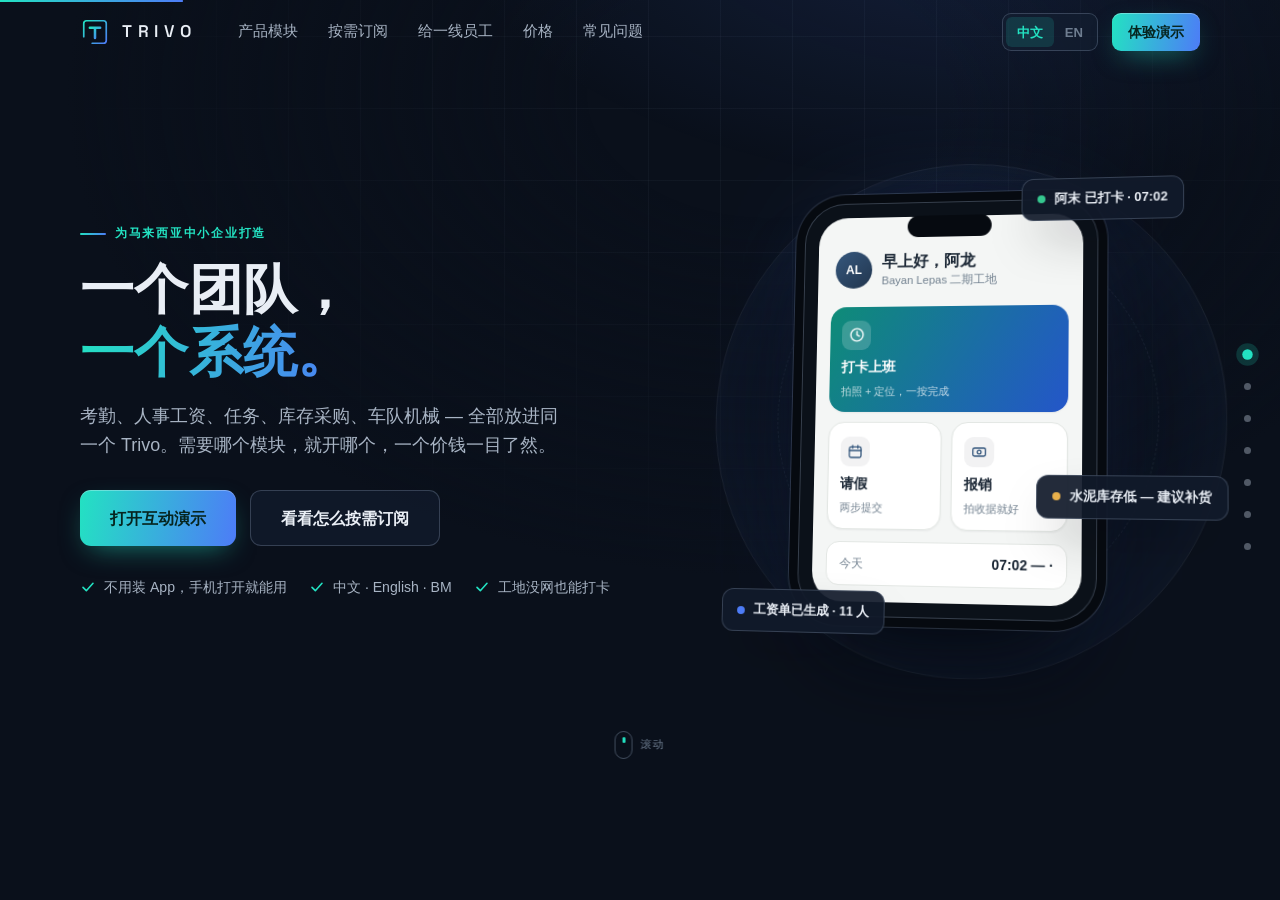
<file: index.html>
<!DOCTYPE html>
<html lang="zh-CN">
<head>
<meta charset="UTF-8">
<meta name="viewport" content="width=device-width, initial-scale=1.0, viewport-fit=cover">
<title>Trivo — 一个团队，一个系统 · One team, one system</title>
<meta name="description" content="Trivo 把考勤、人事工资、任务、库存采购、车队机械和账务放进同一个系统。按模块订阅，用哪个开哪个。为马来西亚中小企业打造。">
<meta property="og:title" content="Trivo — One team, one system">
<meta property="og:description" content="Modular operations platform for Malaysian SMEs. Subscribe only to the modules you need.">
<meta name="theme-color" content="#0A101B">
<link rel="icon" href="assets/img/favicon.svg?v=20261012a" type="image/svg+xml">
<link rel="preconnect" href="https://fonts.googleapis.com">
<link rel="preconnect" href="https://fonts.gstatic.com" crossorigin>
<link href="https://fonts.googleapis.com/css2?family=Space+Grotesk:wght@400;500;600&display=swap" rel="stylesheet">
<link rel="stylesheet" href="assets/css/landing.css?v=20261012a">
</head>
<body>

<svg width="0" height="0" style="position:absolute" aria-hidden="true">
  <defs>
    <linearGradient id="tg" x1="0" y1="0" x2="1" y2="1"><stop offset="0" stop-color="#23E2C2"/><stop offset="1" stop-color="#4D7CF7"/></linearGradient>
    <linearGradient id="tgh" x1="0" y1="0" x2="1" y2="0"><stop offset="0" stop-color="#23E2C2"/><stop offset="1" stop-color="#4D7CF7"/></linearGradient>
  </defs>
</svg>

<div class="progress" id="progress" aria-hidden="true"><i></i></div>

<header class="nav" id="nav">
  <div class="wrap nav-inner">
    <a class="logo" href="#hero" data-goto="hero" aria-label="Trivo">
      <svg width="30" height="30" viewBox="0 0 64 64" aria-hidden="true"><path d="M8 42 V14 a6 6 0 0 1 6-6 h36 a6 6 0 0 1 6 6 v36 a6 6 0 0 1-6 6 H26" fill="none" stroke="url(#tg)" stroke-width="3.6" stroke-linecap="round"/><path d="M21 23 h22 M32 23 v22" fill="none" stroke="url(#tg)" stroke-width="5.4" stroke-linecap="round"/></svg>
      <span class="logo-word">TRIVO</span>
    </a>
    <nav class="nav-links" id="nav-links" aria-label="Main">
      <a href="#modules" data-goto="modules" data-i="nav_modules">产品模块</a>
      <a href="#gating" data-goto="gating" data-i="nav_gating">按需订阅</a>
      <a href="#workers" data-goto="workers" data-i="nav_workers">给一线员工</a>
      <a href="#pricing" data-goto="pricing" data-i="nav_pricing">价格</a>
      <a href="#faq" data-goto="faq" data-i="nav_faq">常见问题</a>
    </nav>
    <div class="nav-right">
      <div class="lang-seg" role="group" aria-label="Language"><button id="lang-zh" class="on">中文</button><button id="lang-en">EN</button></div>
      <a class="btn btn-primary btn-sm" href="app.html" data-i="nav_demo">体验演示</a>
      <button class="nav-burger btn" id="burger" aria-label="Menu"><svg width="20" height="20" viewBox="0 0 24 24" fill="none" stroke="currentColor" stroke-width="2" stroke-linecap="round"><path d="M4 7h16M4 12h16M4 17h16"/></svg></button>
    </div>
  </div>
</header>

<div class="mnav" id="mnav">
  <div class="mnav-panel">
    <button class="mnav-close" id="mnav-close" aria-label="Close"><svg width="20" height="20" viewBox="0 0 24 24" fill="none" stroke="currentColor" stroke-width="2" stroke-linecap="round"><path d="M6 6l12 12M18 6 6 18"/></svg></button>
    <a href="#modules" data-goto="modules" data-i="nav_modules">产品模块</a>
    <a href="#gating" data-goto="gating" data-i="nav_gating">按需订阅</a>
    <a href="#workers" data-goto="workers" data-i="nav_workers">给一线员工</a>
    <a href="#pricing" data-goto="pricing" data-i="nav_pricing">价格</a>
    <a href="#faq" data-goto="faq" data-i="nav_faq">常见问题</a>
    <a class="btn btn-primary" href="app.html" data-i="nav_demo">体验演示</a>
    <a class="btn mnav-wa" href="https://wa.me/60124768819" target="_blank" rel="noopener"><svg width="18" height="18" viewBox="0 0 24 24" fill="currentColor" aria-hidden="true"><path d="M12 2a10 10 0 0 0-8.6 15.1L2 22l5-1.3A10 10 0 1 0 12 2zm0 18.2a8.2 8.2 0 0 1-4.2-1.2l-.3-.2-3 .8.8-2.9-.2-.3A8.2 8.2 0 1 1 12 20.2zm4.5-6.1c-.2-.1-1.5-.7-1.7-.8-.2-.1-.4-.1-.6.1-.2.2-.6.8-.8 1-.1.2-.3.2-.5.1a6.7 6.7 0 0 1-3.3-2.9c-.3-.4.3-.4.7-1.3.1-.2 0-.3 0-.5l-.8-1.8c-.2-.5-.4-.4-.6-.4h-.5c-.2 0-.5.1-.7.3-.2.3-.9.9-.9 2.2s.9 2.6 1.1 2.7c.1.2 1.9 2.9 4.6 4 1.7.7 2.3.8 3.2.7.5-.1 1.5-.6 1.7-1.2.2-.6.2-1.1.2-1.2-.1-.1-.3-.2-.5-.3z"/></svg><span data-i="mnav_wa">WhatsApp 我们</span></a>
  </div>
</div>

<div class="deck" id="deck">
<main class="track" id="track">

<!-- ================= 1 · HERO ================= -->
<section class="page hero" id="hero" data-page="hero">
  <div class="page-bg"></div>
  <div class="page-inner">
    <div class="wrap hero-inner">
      <div>
        <div class="h-eyebrow rv" data-i="hero_eyebrow">为马来西亚中小企业打造</div>
        <h1 class="rv rv-d1" data-i-html="hero_h1">一个团队，<br><span class="grad-text">一个系统。</span></h1>
        <p class="hero-sub rv rv-d2" data-i="hero_sub">考勤、人事工资、任务、库存采购、车队机械 — 全部放进同一个 Trivo。需要哪个模块，就开哪个，一个价钱一目了然。</p>
        <div class="hero-ctas rv rv-d3">
          <a class="btn btn-primary btn-lg" href="app.html" data-i="hero_cta1">打开互动演示</a>
          <a class="btn btn-lg" href="#gating" data-goto="gating" data-i="hero_cta2">看看怎么按需订阅</a>
        </div>
        <div class="hero-points rv rv-d4">
          <span class="hero-point"><svg width="16" height="16" viewBox="0 0 24 24" fill="none" stroke="currentColor" stroke-width="2.4" stroke-linecap="round" stroke-linejoin="round"><path d="m4.5 12.5 5 5 10-11"/></svg><span data-i="hero_p1">不用装 App，手机打开就能用</span></span>
          <span class="hero-point"><svg width="16" height="16" viewBox="0 0 24 24" fill="none" stroke="currentColor" stroke-width="2.4" stroke-linecap="round" stroke-linejoin="round"><path d="m4.5 12.5 5 5 10-11"/></svg><span data-i="hero_p2">中文 · English · BM</span></span>
          <span class="hero-point"><svg width="16" height="16" viewBox="0 0 24 24" fill="none" stroke="currentColor" stroke-width="2.4" stroke-linecap="round" stroke-linejoin="round"><path d="m4.5 12.5 5 5 10-11"/></svg><span data-i="hero_p3">工地没网也能打卡</span></span>
        </div>
      </div>
      <div class="hero-visual rv rv-d2" id="hero-visual">
        <div class="stage" id="stage">
          <div class="hero-ring"></div>
          <div class="phone" aria-hidden="true">
            <div class="phone-screen">
              <div class="ps-head"><span class="ps-ava">AL</span><div><div class="ps-hi" data-i="ph_hi">早上好，阿龙</div><div class="ps-sub" data-i="ph_sub">Bayan Lepas 二期工地</div></div></div>
              <div class="ps-tiles">
                <div class="ps-tile main"><span class="ps-ico"><svg width="17" height="17" viewBox="0 0 24 24" fill="none" stroke="currentColor" stroke-width="2" stroke-linecap="round"><circle cx="12" cy="12" r="9"/><path d="M12 7v5l3.5 2"/></svg></span><strong data-i="ph_clock">打卡上班</strong><span data-i="ph_clock_sub">拍照 + 定位，一按完成</span></div>
                <div class="ps-tile"><span class="ps-ico"><svg width="16" height="16" viewBox="0 0 24 24" fill="none" stroke="#35577D" stroke-width="2" stroke-linecap="round"><rect x="3" y="5" width="18" height="16" rx="2.5"/><path d="M8 3v4M16 3v4M3 10.5h18"/></svg></span><strong data-i="ph_leave">请假</strong><span data-i="ph_leave_sub">两步提交</span></div>
                <div class="ps-tile"><span class="ps-ico"><svg width="16" height="16" viewBox="0 0 24 24" fill="none" stroke="#35577D" stroke-width="2" stroke-linecap="round"><rect x="2.5" y="6" width="19" height="12" rx="2.5"/><circle cx="12" cy="12" r="2.8"/></svg></span><strong data-i="ph_claim">报销</strong><span data-i="ph_claim_sub">拍收据就好</span></div>
              </div>
              <div class="ps-today"><span data-i="ph_today">今天</span><b>07:02 — ·</b></div>
            </div>
          </div>
          <div class="float-chip fc-1"><span class="dot" style="background:#35C78F"></span><span data-i="fc1">阿末 已打卡 · 07:02</span></div>
          <div class="float-chip fc-2"><span class="dot" style="background:#E8B04B"></span><span data-i="fc2">水泥库存低 — 建议补货</span></div>
          <div class="float-chip fc-3"><span class="dot" style="background:#4D7CF7"></span><span data-i="fc3">工资单已生成 · 11 人</span></div>
        </div>
      </div>
    </div>
    <div class="scroll-cue"><i></i><span data-i="cue">滚动</span></div>
  </div>
  <div class="strip">
    <div class="wrap strip-inner">
      <div class="strip-item"><b class="grad-text">1</b><span data-i="st1">个系统，替代一堆 Excel 和群组</span></div>
      <div class="strip-item"><b class="grad-text">6</b><span data-i="st2">个模块，按需订阅</span></div>
      <div class="strip-item"><b class="grad-text">2</b><span data-i="st3">步内完成打卡、请假、报销</span></div>
      <div class="strip-item"><b class="grad-text">RM0</b><span data-i="st4">核心平台，免费开始</span></div>
    </div>
  </div>
</section>

<!-- ================= 2 · MODULES ================= -->
<section class="page" id="modules" data-page="modules">
  <div class="page-bg"></div>
  <div class="page-inner"><div class="wrap">
    <div class="sec-head rv">
      <div class="h-eyebrow" data-i="mod_eyebrow">产品模块</div>
      <h2 data-i="mod_h2">生意的每一块，都有自己的位子</h2>
      <p data-i="mod_sub">每个模块独立订阅、独立好用，合在一起就是一个完整的系统。数据只输入一次，考勤自动算进工资，采购自动变成账目。</p>
    </div>
    <div class="mod-grid" id="mod-grid"></div>
    <div class="mod-dots only-m" id="mod-dots" aria-hidden="true"></div>
    <div class="swipe-hint only-m" data-i="swipe_hint">左右滑动查看全部模块</div>
  </div></div>
</section>

<!-- ================= 3 · PICK & PAY ================= -->
<section class="page" id="gating" data-page="gating">
  <div class="page-bg"></div>
  <div class="page-inner"><div class="wrap">
    <div class="sec-head rv">
      <div class="h-eyebrow" data-i="gate_eyebrow">按需订阅</div>
      <h2 data-i="gate_h2">只付你用的，界面也只显示你开的</h2>
      <p class="only-d" data-i="gate_sub">没订阅的模块不会出现在你员工的系统里 — 不收费，也不碍眼。试试下面的开关，右边就是你公司会看到的样子。</p>
      <p class="only-m" data-i="gate_sub_m">没订阅的模块不会出现在你员工的系统里 — 不收费，也不碍眼。试试开关，下面的预览就是你公司会看到的样子。</p>
    </div>
    <div class="gate-wrap rv rv-d1">
      <div class="gate-left">
        <h3 data-i="gate_pick">选你需要的模块</h3>
        <p data-i="gate_pick_sub">随时可以加，随时可以停。</p>
        <div class="gate-toggles" id="gate-toggles"></div>
        <div class="gate-math" id="gate-math"></div>
      </div>
      <div class="gate-stage" id="gate-stage">
        <div class="gate-preview" id="gate-preview" aria-label="App preview">
          <div class="gp-top"><i></i><i></i><i></i><span>app.trivo — <span data-i="gate_company">你的公司</span></span></div>
          <div class="gp-body"><div class="gp-nav" id="gp-nav"></div><div class="gp-main"><div class="gp-cards" id="gp-cards"></div><div class="gp-alerts" id="gp-alerts"></div></div></div>
        </div>
      </div>
    </div>
  </div></div>
</section>

<!-- ================= 4 · FOR CREWS ================= -->
<section class="page" id="workers" data-page="workers">
  <div class="page-bg"></div>
  <div class="page-inner"><div class="wrap worker-wrap">
    <div>
      <div class="h-eyebrow rv" data-i="wk_eyebrow">给一线员工的设计</div>
      <h2 class="rv rv-d1" style="font-size:clamp(1.7rem,3.4vw,2.4rem);margin-bottom:10px" data-i="wk_h2">工地的大哥也能一秒上手</h2>
      <p class="rv rv-d1" style="color:var(--ink-2)" data-i="wk_sub">系统做得再强，员工不用就是零。Trivo 的员工端只有几个大按钮：上班、请假、报销。字大、按钮大、没有废话。</p>
      <div class="wk-points">
        <div class="wk-point rv rv-d2">
          <span class="wk-glyph"><svg viewBox="0 0 48 48" fill="none" stroke="url(#tg)" stroke-width="1.6" stroke-linecap="round" stroke-linejoin="round"><path d="M6 20a19 19 0 0 1 36 0"/><path d="M12 26a12 12 0 0 1 24 0"/><path d="M18 32a5.5 5.5 0 0 1 12 0"/><circle cx="24" cy="39" r="1.6" fill="url(#tg)" stroke="none"/><path d="M8 40 40 8" stroke-dasharray="3 3"/></svg></span>
          <div><h4 data-i="wk1_t">没网络？照样打卡</h4><p data-i="wk1_p">工地信号差是常态。打卡先存在手机里，一有网络自动补传，一条记录都不会丢。</p></div>
        </div>
        <div class="wk-point rv rv-d3">
          <span class="wk-glyph"><svg viewBox="0 0 48 48" fill="none" stroke="url(#tg)" stroke-width="1.6" stroke-linecap="round" stroke-linejoin="round"><rect x="9" y="5" width="30" height="38" rx="5"/><circle cx="24" cy="22" r="6"/><path d="M24 16v-3M24 31v-3M18 22h-3M33 22h-3"/><path d="M16 37h16"/><circle cx="24" cy="22" r="1.4" fill="url(#tg)" stroke="none"/></svg></span>
          <div><h4 data-i="wk2_t">不需要 NFC，不需要新设备</h4><p data-i="wk2_p">拍一张带时间、日期、地点水印的照片就是出勤证明。任何一台普通手机都做得到。</p></div>
        </div>
        <div class="wk-point rv rv-d4">
          <span class="wk-glyph"><svg viewBox="0 0 48 48" fill="none" stroke="url(#tg)" stroke-width="1.6" stroke-linecap="round" stroke-linejoin="round"><circle cx="24" cy="24" r="18"/><circle cx="24" cy="24" r="6"/><path d="M24 6v6M24 36v6M6 24h6M36 24h6"/><path d="m21.5 24 1.8 1.8 3.4-3.6"/></svg></span>
          <div><h4 data-i="wk3_t">主管一眼看完全场</h4><p data-i="wk3_p">谁到了、谁请假、谁申请加班 — 主管手机上一排看完，一键批准，不用再追着问。</p></div>
        </div>
      </div>
    </div>
    <div class="stamp-stage rv rv-d2" id="stamp-stage">
      <div class="stamp-card" id="stamp-card" role="img" aria-label="Timestamped site photo example">
        <span class="stamp-verify"><svg width="11" height="11" viewBox="0 0 24 24" fill="none" stroke="currentColor" stroke-width="3" stroke-linecap="round" stroke-linejoin="round"><path d="m4.5 12.5 5 5 10-11"/></svg><span data-i="stamp_verified">已验证出勤</span></span>
        <div class="stamp-map"></div>
        <div class="stamp-time"><b>07:02<small style="font-size:.85rem"> am</small></b><span data-i="stamp_in">上班打卡 · Ah Long</span></div>
        <div class="stamp-meta"><span data-i="stamp_date">2026年10月12日 · 星期一</span><br>Persiaran Bayan Indah, 11900 Bayan Lepas, Pulau Pinang<br>5.3315°N, 100.3087°E</div>
      </div>
    </div>
  </div></div>
</section>

<!-- ================= 5 · PRICING ================= -->
<section class="page" id="pricing" data-page="pricing">
  <div class="page-bg"></div>
  <div class="page-inner"><div class="wrap">
    <div class="sec-head rv">
      <div class="h-eyebrow" data-i="pr_eyebrow">价格</div>
      <h2 data-i="pr_h2">简单到可以心算</h2>
      <p data-i="pr_sub">按模块、按月收费，整个团队一个价，不按人头。开到第四个模块起自动封顶 RM 199。先免费试用一个月。</p>
    </div>
    <div class="price-grid">
      <div class="price-card rv rv-d1">
        <div class="price-name" data-i="p1_name">核心平台</div>
        <div class="price-for" data-i="p1_for">工作台 + 员工名单 + 公告，先用起来</div>
        <div class="price-amt"><b>RM 0</b><span data-i="p_mo">/ 月</span></div>
        <ul class="price-feats"><li><span data-i="p1_f1">公司工作台与提醒</span></li><li><span data-i="p1_f2">员工资料与证件到期提醒</span></li><li><span data-i="p1_f3">中文 / English / BM</span></li></ul>
        <a class="btn" href="app.html" data-i="p_try">先试演示</a>
      </div>
      <div class="price-card rv rv-d2">
        <div class="price-name" data-i="p2_name">单个模块</div>
        <div class="price-for" data-i="p2_for">1 到 3 个模块，需要哪个开哪个</div>
        <div class="price-amt"><b>RM 59</b><span data-i="p2_mo">/ 模块 / 月</span></div>
        <ul class="price-feats"><li><span data-i="p2_f1">六个模块任选</span></li><li><span data-i="p2_f2">不按人头收费</span></li><li><span data-i="p2_f3">WhatsApp 支持，讲人话</span></li></ul>
        <a class="btn" href="#contact" data-goto="contact" data-i="p_talk">聊一聊</a>
      </div>
      <div class="price-card hot rv rv-d3">
        <span class="price-pop" data-i="p3_pop">最划算</span>
        <div class="price-name">Trivo One</div>
        <div class="price-for" data-i="p3_for">4 个模块起自动封顶 — 全部六个也是这个价</div>
        <div class="price-amt"><b>RM 199</b><span data-i="p_mo2">/ 月</span></div>
        <ul class="price-feats"><li><span data-i="p3_f1">六个模块全开 + 优先支持</span></li><li><span data-i="p3_f2">帮你导入现有 Excel / SQL 数据</span></li><li><span data-i="p3_f3">陪跑第一轮工资与 e-Invoice</span></li></ul>
        <a class="btn btn-primary" href="#contact" data-goto="contact" data-i="p3_cta">免费试用一个月</a>
      </div>
    </div>
    <p class="price-foot rv rv-d4" data-i="pr_foot">示例价格，正式价格以报价单为准 · 适合 50 人以下团队，更大团队请联系我们</p>
  </div></div>
</section>

<!-- ================= 6 · START + FAQ ================= -->
<section class="page" id="faq" data-page="faq">
  <div class="page-bg"></div>
  <div class="page-inner"><div class="wrap">
    <div class="sec-head rv" style="margin-bottom:16px">
      <div class="h-eyebrow" data-i="step_eyebrow">开始使用</div>
      <h2 data-i="step_h2">当天就能用起来</h2>
      <p data-i="step_sub">不用换掉现有的 SQL 或 Excel — 先跟它们并行，觉得顺了再慢慢交过来。</p>
    </div>
    <div class="steps">
      <div class="step-card rv rv-d1"><div><h3 data-i="s1_t">选模块</h3><p data-i="s1_p">从一个模块开始也行。很多客户先开考勤，第二个月才加工资和库存。</p></div></div>
      <div class="step-card rv rv-d2"><div><h3 data-i="s2_t">导入员工名单</h3><p data-i="s2_p">把现有的 Excel 名单发给我们，当天帮你设置好。每个员工收到一条 WhatsApp 链接就能登录。</p></div></div>
      <div class="step-card rv rv-d3"><div><h3 data-i="s3_t">开工</h3><p data-i="s3_p">第一个月免费试用，我们陪你跑完第一轮工资。不满意，数据导出还给你，不绑约。</p></div></div>
    </div>
    <div class="faq-wrap">
      <div class="rv rv-d2"><div class="h-eyebrow">FAQ</div><h2 style="font-size:clamp(1.4rem,2.6vw,1.9rem)" data-i="faq_h2">老板们最常问的</h2></div>
      <div class="faq-list rv rv-d3" id="faq-list"></div>
    </div>
  </div></div>
</section>

<!-- ================= 7 · CONTACT ================= -->
<section class="page final" id="contact" data-page="contact">
  <div class="page-bg"></div>
  <div class="page-inner"><div class="wrap">
    <svg class="final-mark rv" viewBox="0 0 64 64" aria-hidden="true"><path d="M8 42 V14 a6 6 0 0 1 6-6 h36 a6 6 0 0 1 6 6 v36 a6 6 0 0 1-6 6 H26" fill="none" stroke="url(#tg)" stroke-width="3" stroke-linecap="round"/><path d="M21 23 h22 M32 23 v22" fill="none" stroke="url(#tg)" stroke-width="5" stroke-linecap="round"/></svg>
    <h2 class="rv rv-d1" data-i="fin_h2">把生意放进一个系统</h2>
    <p class="rv rv-d2" data-i="fin_sub">十五分钟，我们用你公司的例子走一遍 Trivo。不满意就当交个朋友。</p>
    <div class="hero-ctas rv rv-d3">
      <a class="btn btn-primary btn-lg" href="https://wa.me/60124768819?text=Hi%20Trivo%2C%20%E6%88%91%E6%83%B3%E4%BA%86%E8%A7%A3%E4%B8%80%E4%B8%8B" target="_blank" rel="noopener"><svg width="18" height="18" viewBox="0 0 24 24" fill="none" stroke="currentColor" stroke-width="1.9" stroke-linecap="round" stroke-linejoin="round"><path d="M12 3a9 9 0 0 0-7.8 13.5L3 21l4.7-1.2A9 9 0 1 0 12 3z"/><path d="M8.8 9.2c.3-.8.7-.8 1-.8h.8l.9 2-.8 1a6.6 6.6 0 0 0 3 3l1-.9 2 1v.8c0 .3 0 .7-.8 1-3.3 1.2-7.9-3.4-7.4-6.3z"/></svg><span data-i="fin_wa">WhatsApp 我们</span></a>
      <a class="btn btn-lg" href="app.html" data-i="fin_demo">先自己玩玩演示</a>
    </div>
  </div></div>
  <footer>
    <div class="wrap">
      <div class="foot-inner">
        <div class="foot-left">
          <a class="logo" href="#hero" data-goto="hero" aria-label="Trivo"><svg width="26" height="26" viewBox="0 0 64 64" aria-hidden="true"><path d="M8 42 V14 a6 6 0 0 1 6-6 h36 a6 6 0 0 1 6 6 v36 a6 6 0 0 1-6 6 H26" fill="none" stroke="url(#tg)" stroke-width="3.6" stroke-linecap="round"/><path d="M21 23 h22 M32 23 v22" fill="none" stroke="url(#tg)" stroke-width="5.4" stroke-linecap="round"/></svg><span class="logo-word" style="font-size:.95rem">TRIVO</span></a>
          <p data-i="foot_tag">One team, one system. 由真正经营建筑与贸易生意的团队，在槟城打造。</p>
        </div>
        <div class="foot-links">
          <div class="foot-col"><b data-i="foot_product">产品</b><a href="#modules" data-goto="modules" data-i="nav_modules">产品模块</a><a href="#pricing" data-goto="pricing" data-i="nav_pricing">价格</a><a href="app.html" data-i="nav_demo">体验演示</a></div>
          <div class="foot-col"><b data-i="foot_contact">联系</b><a href="https://wa.me/60124768819" target="_blank" rel="noopener">WhatsApp</a><a href="mailto:hello@trivio.com">hello@trivio.com</a></div>
        </div>
      </div>
      <div class="foot-base"><span>© 2026 Trivo</span><span data-i="foot_demo_note">演示网站 · 内容与价格仅供展示</span><span class="spacer">Penang, Malaysia</span></div>
    </div>
  </footer>
</section>

</main>
</div>

<nav class="dots" id="dots" aria-label="Pages"></nav>
<div class="mcta" id="mcta"><a class="btn btn-primary" href="app.html" data-i="mcta_demo">打开互动演示</a><a class="btn mcta-wa" href="https://wa.me/60124768819" target="_blank" rel="noopener" aria-label="WhatsApp"><svg width="20" height="20" viewBox="0 0 24 24" fill="currentColor" aria-hidden="true"><path d="M12 2a10 10 0 0 0-8.6 15.1L2 22l5-1.3A10 10 0 1 0 12 2zm0 18.2a8.2 8.2 0 0 1-4.2-1.2l-.3-.2-3 .8.8-2.9-.2-.3A8.2 8.2 0 1 1 12 20.2zm4.5-6.1c-.2-.1-1.5-.7-1.7-.8-.2-.1-.4-.1-.6.1-.2.2-.6.8-.8 1-.1.2-.3.2-.5.1a6.7 6.7 0 0 1-3.3-2.9c-.3-.4.3-.4.7-1.3.1-.2 0-.3 0-.5l-.8-1.8c-.2-.5-.4-.4-.6-.4h-.5c-.2 0-.5.1-.7.3-.2.3-.9.9-.9 2.2s.9 2.6 1.1 2.7c.1.2 1.9 2.9 4.6 4 1.7.7 2.3.8 3.2.7.5-.1 1.5-.6 1.7-1.2.2-.6.2-1.1.2-1.2-.1-.1-.3-.2-.5-.3z"/></svg></a></div>
<script src="assets/js/landing.js?v=20261012a"></script>
</body>
</html>
</file>
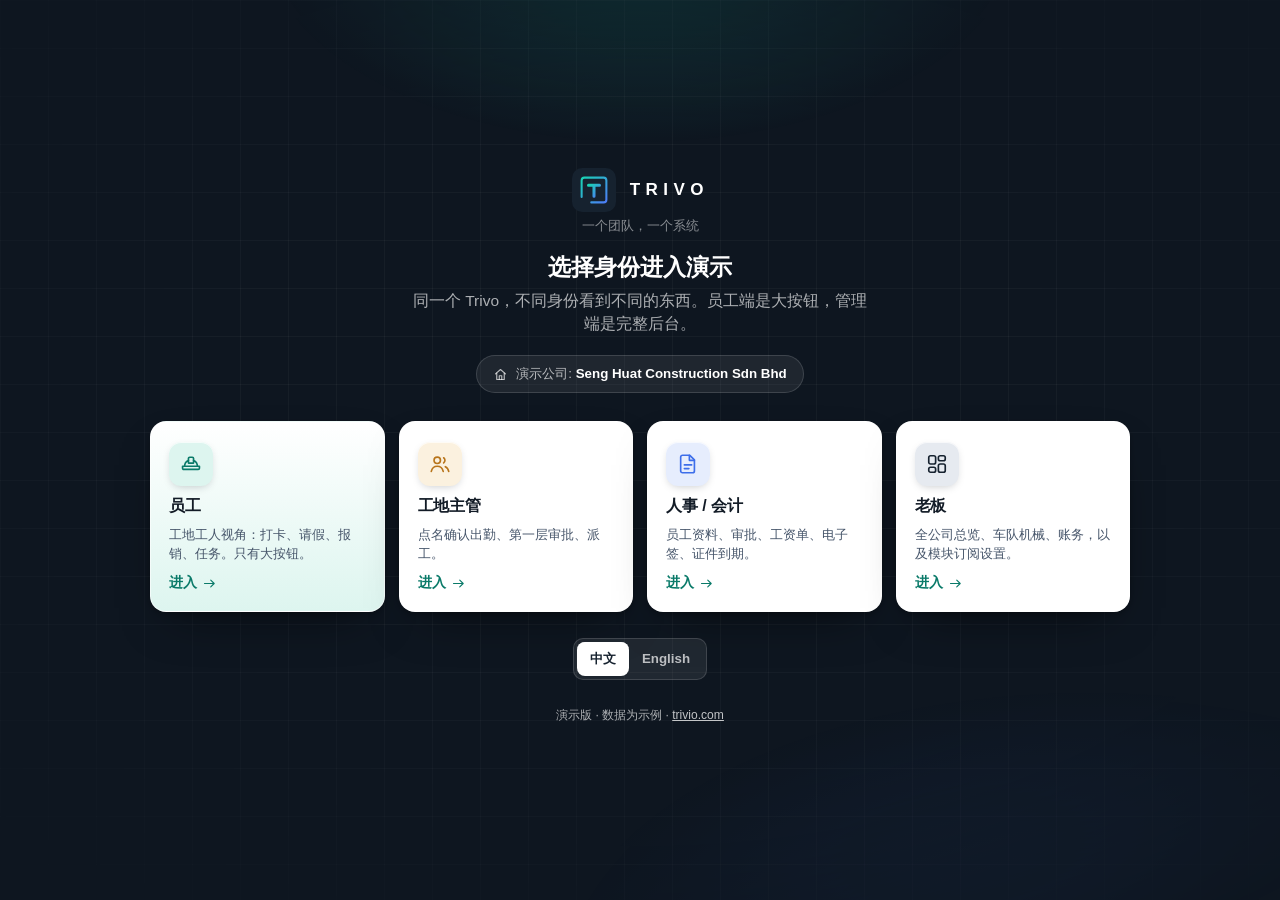
<file: app.html>
<!DOCTYPE html>
<html lang="zh-CN">
<head>
<meta charset="UTF-8">
<meta name="viewport" content="width=device-width, initial-scale=1.0, viewport-fit=cover">
<title>Trivo · 演示 Demo</title>
<meta name="description" content="Trivo interactive demo — one login, modules by subscription: attendance, HR & payroll, tasks, inventory, fleet, accounting.">
<meta name="theme-color" content="#F3F5F4">
<meta name="apple-mobile-web-app-capable" content="yes">
<meta name="apple-mobile-web-app-status-bar-style" content="default">
<link rel="icon" href="assets/img/favicon.svg?v=20261012a" type="image/svg+xml">
<link rel="stylesheet" href="assets/css/app.css?v=20261012a">
</head>
<body>
<div id="app"><noscript><div style="padding:40px;text-align:center;font-family:sans-serif">请启用 JavaScript · Please enable JavaScript.</div></noscript></div>
<div id="toast-root" aria-live="assertive"></div>
<div id="modal-root"></div>
<script src="assets/js/app/i18n.js?v=20261012a"></script>
<script src="assets/js/app/data.js?v=20261012a"></script>
<script src="assets/js/app/ui.js?v=20261012a"></script>
<script src="assets/js/app/views.js?v=20261012a"></script>
<script src="assets/js/app/worker.js?v=20261012a"></script>
<script src="assets/js/app/main.js?v=20261012a"></script>
</body>
</html>
</file>
<file: assets/css/landing.css>
/* ============================================================
   TRIVO — marketing site v2
   Fullpage deck: one section = one viewport; the whole deck slides
   on the compositor (transform only — no scrolling, no layout work).
   Brand: deep navy · teal→blue hairline gradient (approved mark).
   ============================================================ */

:root {
  --navy-990: #070B12;
  --navy-950: #0A101B;
  --navy-900: #0D1522;
  --navy-850: #111A2A;
  --navy-800: #152033;
  --line: rgba(151, 170, 196, .14);
  --line-strong: rgba(151, 170, 196, .28);
  --ink: #E9EEF5;
  --ink-2: #A8B4C4;
  --ink-3: #6E7D90;
  --teal: #23E2C2;
  --blue: #4D7CF7;
  --grad: linear-gradient(100deg, var(--teal), var(--blue));
  --font-display: "Space Grotesk", "PingFang SC", "Microsoft YaHei", system-ui, sans-serif;
  --font-body: -apple-system, BlinkMacSystemFont, "PingFang SC", "Hiragino Sans GB", "Microsoft YaHei", "Segoe UI", Helvetica, Arial, sans-serif;
  --r-lg: 18px; --r-md: 13px; --r-sm: 9px;
  --ease: cubic-bezier(.33, .9, .3, 1);
  --deck-ease: cubic-bezier(.78, 0, .2, 1);
  --deck-dur: 1000ms;
  --pagew: 1120px;
  --vh: 1vh;
  --navh: 64px;
}

* { box-sizing: border-box; margin: 0; padding: 0; }
html { -webkit-text-size-adjust: 100%; text-size-adjust: 100%; background: var(--navy-950); }
body { font-family: var(--font-body); background: var(--navy-950); color: var(--ink); line-height: 1.6; -webkit-font-smoothing: antialiased; overflow-x: hidden; }
::selection { background: rgba(35, 226, 194, .25); }
img, svg { display: block; max-width: 100%; }
a { color: inherit; text-decoration: none; }
button { font: inherit; color: inherit; cursor: pointer; background: none; border: 0; -webkit-tap-highlight-color: transparent; }
:focus-visible { outline: 2px solid var(--teal); outline-offset: 3px; border-radius: 6px; }

.wrap { width: min(var(--pagew), 100% - 48px); margin-inline: auto; }
h1, h2, h3 { font-family: var(--font-display); font-weight: 600; line-height: 1.16; letter-spacing: .005em; }
.grad-text { background: var(--grad); -webkit-background-clip: text; background-clip: text; color: transparent; }
.h-eyebrow { display: inline-flex; align-items: center; gap: 9px; font-size: .78rem; font-weight: 600; letter-spacing: .14em; text-transform: uppercase; color: var(--teal); margin-bottom: 14px; }
.h-eyebrow::before { content: ""; width: 26px; height: 1.5px; background: var(--grad); border-radius: 2px; }
.sec-head { max-width: 640px; margin-bottom: clamp(18px, 3vh, 36px); }
.sec-head h2 { font-size: clamp(1.6rem, 3.1vw, 2.3rem); margin-bottom: 8px; }
.sec-head p { color: var(--ink-2); font-size: 1.02rem; }

/* ============================================================
   DECK
   ============================================================ */
.deck { position: fixed; inset: 0; overflow: hidden; }
.track { will-change: transform; transform: translate3d(0, 0, 0); transition: transform var(--deck-dur) var(--deck-ease); }
.track.no-anim { transition: none; }
.page { position: relative; height: calc(var(--vh) * 100); overflow: hidden; display: flex; flex-direction: column; padding-top: var(--navh); }
.page-inner { position: relative; flex: 1; display: flex; flex-direction: column; justify-content: center; padding: 10px 0 28px; }
.page-bg { position: absolute; inset: -12% 0; pointer-events: none; will-change: transform; transition: transform var(--deck-dur) var(--deck-ease); }
.page-bg::after { content: ""; position: absolute; inset: 0; }
.page[data-page="hero"] .page-bg::after { background: radial-gradient(900px 620px at 60% 18%, transparent 20%, var(--navy-950) 78%); }
.page[data-page="modules"] .page-bg::after { background: linear-gradient(180deg, var(--navy-990) 8%, transparent 38%, transparent 70%, var(--navy-990) 96%); }
.page[data-page="workers"] .page-bg::after { background: radial-gradient(900px 720px at 80% 50%, transparent 15%, #0B1220 76%); }
.page[data-page="pricing"] .page-bg::after { background: radial-gradient(1000px 720px at 50% 58%, transparent 15%, var(--navy-990) 74%); }
.page[data-page="faq"] .page-bg::after { background: linear-gradient(180deg, var(--navy-950) 6%, transparent 32%, transparent 80%, var(--navy-950) 98%); }
.track.no-anim .page-bg { transition: none; }

/* content entrance per page */
.page .rv { opacity: 0; transform: translate3d(0, 26px, 0); transition: none; }
/* outgoing page keeps its content solid while it slides away; it resets silently once the slide ends */
.page.was .rv { opacity: 1; transform: none; transition: none; }
.page.active .rv { opacity: 1; transform: none; transition: opacity .7s var(--ease) .18s, transform .7s var(--ease) .18s; }
.page.active .rv-d1 { transition-delay: .26s; }
.page.active .rv-d2 { transition-delay: .34s; }
.page.active .rv-d3 { transition-delay: .42s; }
.page.active .rv-d4 { transition-delay: .5s; }

/* ---------- section atmospheres: vary, but one family ---------- */
.page[data-page="hero"] { background: var(--navy-950); }
.page[data-page="hero"] .page-bg {
  background:
    radial-gradient(900px 480px at 78% 0%, rgba(77, 124, 247, .16), transparent 62%),
    radial-gradient(700px 420px at 6% 100%, rgba(35, 226, 194, .09), transparent 60%),
    linear-gradient(rgba(151,170,196,.05) 1px, transparent 1px),
    linear-gradient(90deg, rgba(151,170,196,.05) 1px, transparent 1px);
  background-size: auto, auto, 72px 72px, 72px 72px;
}
.page[data-page="modules"] { background: var(--navy-990); }
.page[data-page="modules"] .page-bg {
  background:
    radial-gradient(1100px 500px at 50% 120%, rgba(35, 226, 194, .09), transparent 60%),
    radial-gradient(circle at 1px 1px, rgba(151,170,196,.14) 1px, transparent 1.5px);
  background-size: auto, 28px 28px;
}
.page[data-page="gating"] { background: var(--navy-950); }
.page[data-page="gating"] .page-bg {
  background:
    linear-gradient(118deg, transparent 38%, rgba(35, 226, 194, .07) 50%, rgba(77, 124, 247, .09) 62%, transparent 74%),
    radial-gradient(700px 500px at 100% 0%, rgba(77, 124, 247, .12), transparent 60%);
}
.page[data-page="workers"] { background: #0B1220; }
.page[data-page="workers"] .page-bg {
  background:
    radial-gradient(800px 500px at 0% 100%, rgba(77, 124, 247, .14), transparent 60%),
    linear-gradient(rgba(151,170,196,.07) 1px, transparent 1px),
    linear-gradient(90deg, rgba(151,170,196,.07) 1px, transparent 1px);
  background-size: auto, 96px 96px, 96px 96px;
}
.page[data-page="pricing"] { background: var(--navy-990); }
.page[data-page="pricing"] .page-bg {
  background:
    repeating-radial-gradient(circle at 50% 58%, rgba(151,170,196,.09) 0 1px, transparent 1px 110px),
    radial-gradient(900px 500px at 50% 60%, rgba(35, 226, 194, .08), transparent 65%);
}
.page[data-page="faq"] { background: var(--navy-950); }
.page[data-page="faq"] .page-bg {
  background:
    repeating-linear-gradient(90deg, rgba(151,170,196,.07) 0 1px, transparent 1px 140px),
    radial-gradient(700px 400px at 90% 90%, rgba(77, 124, 247, .12), transparent 60%);
}
.page[data-page="contact"] { background: var(--navy-990); }
.page[data-page="contact"] .page-bg {
  background:
    radial-gradient(60% 55% at 50% 118%, rgba(35, 226, 194, .22), rgba(77, 124, 247, .12) 45%, transparent 70%),
    radial-gradient(1px 1px at 20% 30%, rgba(233,238,245,.5) 50%, transparent 51%),
    radial-gradient(1px 1px at 70% 22%, rgba(233,238,245,.4) 50%, transparent 51%),
    radial-gradient(1px 1px at 85% 55%, rgba(233,238,245,.35) 50%, transparent 51%),
    radial-gradient(1px 1px at 35% 65%, rgba(233,238,245,.3) 50%, transparent 51%);
}

/* ============================================================
   NAV
   ============================================================ */
.nav { position: fixed; inset: 0 0 auto 0; z-index: 100; padding-top: env(safe-area-inset-top); transition: background .3s var(--ease), box-shadow .3s var(--ease); }
.nav.scrolled { background: rgba(10, 16, 27, .9); box-shadow: 0 1px 0 var(--line); }
.nav-inner { display: flex; align-items: center; gap: 28px; height: var(--navh); }
.nav-links { display: flex; gap: 26px; margin-left: 12px; }
.nav-links a { position: relative; font-size: .92rem; color: var(--ink-2); font-weight: 500; padding: 8px 2px; transition: color .18s; }
.nav-links a::after { content: ""; position: absolute; left: 2px; right: 2px; bottom: 2px; height: 1.5px; background: var(--grad); transform: scaleX(0); transform-origin: left; transition: transform .3s var(--ease); }
.nav-links a:hover, .nav-links a.on { color: var(--ink); }
.nav-links a.on::after { transform: scaleX(1); }
.nav-right { margin-left: auto; display: flex; align-items: center; gap: 14px; }
.logo { display: inline-flex; align-items: center; gap: 11px; }
.logo-word { font-family: var(--font-display); font-weight: 600; font-size: 1.06rem; letter-spacing: .34em; color: var(--ink); transform: translateX(.05em); }
.lang-seg { display: inline-flex; padding: 3px; border: 1px solid var(--line-strong); border-radius: 9px; background: rgba(21, 32, 51, .6); }
.lang-seg button { padding: 4px 11px; min-height: 30px; border-radius: 6px; font-size: .82rem; font-weight: 600; color: var(--ink-3); white-space: nowrap; transition: all .18s var(--ease); }
.lang-seg button.on { background: rgba(35, 226, 194, .14); color: var(--teal); }

.btn { display: inline-flex; align-items: center; justify-content: center; gap: 9px; min-height: 46px; padding: 11px 24px; border-radius: var(--r-sm); font-weight: 600; font-size: .95rem; border: 1px solid var(--line-strong); color: var(--ink); background: rgba(21, 32, 51, .55); white-space: nowrap; transition: transform .16s var(--ease), background .2s, border-color .2s, box-shadow .2s; }
.btn:hover { background: rgba(28, 42, 66, .8); border-color: rgba(151, 170, 196, .4); transform: translateY(-1px); }
.btn:active { transform: translateY(1px); }
.btn-primary { background: var(--grad); border: none; color: #06251F; box-shadow: 0 10px 28px -10px rgba(35, 226, 194, .55), inset 0 1px 0 rgba(255,255,255,.3); }
.btn-primary:hover { background: linear-gradient(100deg, #3BEFD2, #5E8AFF); box-shadow: 0 14px 32px -10px rgba(35, 226, 194, .65), inset 0 1px 0 rgba(255,255,255,.3); }
.btn-lg { min-height: 54px; padding: 14px 30px; font-size: 1.02rem; border-radius: 11px; }
.btn-sm { min-height: 38px; padding: 7px 16px; font-size: .88rem; }
.nav-burger { display: none; width: 44px; height: 44px; min-height: 44px; padding: 0; color: var(--ink); }
.nav-burger svg { margin: auto; }

/* ============================================================
   HERO
   ============================================================ */
.hero-inner { display: grid; grid-template-columns: minmax(0, 1.05fr) minmax(0, .95fr); gap: 56px; align-items: center; }
.hero h1 { font-size: clamp(2.1rem, 4.8vw, 3.4rem); margin-bottom: 18px; }
.hero-sub { color: var(--ink-2); font-size: clamp(1rem, 1.5vw, 1.12rem); max-width: 480px; margin-bottom: 30px; }
.hero-ctas { display: flex; gap: 14px; flex-wrap: wrap; margin-bottom: 30px; }
.hero-points { display: flex; gap: 22px; flex-wrap: wrap; }
.hero-point { display: flex; align-items: center; gap: 8px; font-size: .88rem; color: var(--ink-2); }
.hero-point svg { color: var(--teal); flex: 0 0 auto; }

.hero-visual { position: relative; display: flex; justify-content: center; perspective: 1400px; }
.stage { position: relative; transform-style: preserve-3d; transform: rotateY(-9deg) rotateX(5deg); transition: transform .9s var(--ease); will-change: transform; }
.phone { position: relative; width: min(300px, 78vw); border-radius: 42px; background: #0B1119; border: 1px solid rgba(151, 170, 196, .3); box-shadow: 0 0 0 9px #060A10, 0 0 0 10px rgba(151, 170, 196, .22), 0 60px 90px -30px rgba(3, 6, 12, .95), 0 0 120px -40px rgba(77,124,247,.35); padding: 14px; transform: translateZ(0); }
.phone::before { content: ""; position: absolute; top: 13px; left: 50%; transform: translateX(-50%); width: 86px; height: 22px; border-radius: 12px; background: #060A10; z-index: 3; }
.phone-screen { border-radius: 30px; overflow: hidden; background: #F4F6F5; color: #1A2634; font-size: 13.2px; line-height: 1.45; }
.ps-head { padding: 34px 18px 10px; display: flex; align-items: center; gap: 10px; }
.ps-ava { width: 38px; height: 38px; border-radius: 50%; background: linear-gradient(140deg, #35577D, #22364E); color: #fff; display: grid; place-items: center; font-weight: 700; font-size: .78rem; }
.ps-hi { font-weight: 700; font-size: 1rem; }
.ps-sub { color: #71808f; font-size: .72rem; }
.ps-tiles { display: grid; grid-template-columns: 1fr 1fr; gap: 10px; padding: 8px 14px 12px; }
.ps-tile { border-radius: 16px; padding: 14px 12px 12px; background: #fff; border: 1px solid #E3E7E4; box-shadow: 0 1px 2px rgba(26, 38, 52, .06); display: flex; flex-direction: column; gap: 7px; }
.ps-tile strong { font-size: .9rem; }
.ps-tile span { font-size: .68rem; color: #71808f; }
.ps-tile.main { grid-column: 1 / -1; background: linear-gradient(120deg, #0E8C77, #2456C9); border: none; color: #fff; }
.ps-tile.main span { color: rgba(255,255,255,.75); }
.ps-ico { width: 30px; height: 30px; border-radius: 9px; display: grid; place-items: center; background: rgba(26, 38, 52, .06); }
.ps-tile.main .ps-ico { background: rgba(255,255,255,.18); color: #fff; }
.ps-today { margin: 0 14px 16px; padding: 11px 13px; border-radius: 13px; background: #fff; border: 1px solid #E3E7E4; display: flex; justify-content: space-between; align-items: center; font-size: .74rem; color: #71808f; }
.ps-today b { color: #1A2634; font-size: .86rem; }
.float-chip { position: absolute; display: flex; align-items: center; gap: 9px; padding: 10px 15px; border-radius: 12px; background: rgba(17, 26, 42, .92); border: 1px solid var(--line-strong); box-shadow: 0 24px 50px -18px rgba(3, 6, 12, .9); font-size: .8rem; font-weight: 600; animation: floaty 7s ease-in-out infinite; }
.float-chip .dot { width: 8px; height: 8px; border-radius: 50%; }
.fc-1 { top: -5%; right: -28%; animation-delay: 0s; }
.fc-2 { bottom: 24%; right: -42%; animation-delay: -3.5s; }
.fc-3 { bottom: -4%; left: -26%; animation-delay: -1.8s; }
@keyframes floaty { 0%, 100% { transform: translateZ(70px) translateY(0); } 50% { transform: translateZ(70px) translateY(-9px); } }
.hero-ring { position: absolute; left: 50%; top: 50%; width: 560px; height: 560px; border-radius: 50%; transform: translate(-50%, -50%) translateZ(-120px); border: 1px solid rgba(151,170,196,.12); box-shadow: inset 0 0 120px rgba(77,124,247,.08); pointer-events: none; }
.hero-ring::after { content: ""; position: absolute; inset: 70px; border-radius: 50%; border: 1px dashed rgba(151,170,196,.1); }

.strip { border-top: 1px solid var(--line); background: rgba(13, 21, 34, .7); margin-top: 22px; width: 100%; }
.strip-inner { display: grid; grid-template-columns: repeat(4, 1fr); padding: 18px 0; }
.strip-item { text-align: center; padding: 4px 12px; }
.strip-item b { font-family: var(--font-display); font-size: 1.5rem; display: block; }
.strip-item span { color: var(--ink-3); font-size: .82rem; }
.strip-item + .strip-item { border-left: 1px solid var(--line); }
.scroll-cue { position: absolute; left: 50%; bottom: 10px; transform: translateX(-50%); color: var(--ink-3); font-size: .68rem; letter-spacing: .14em; text-transform: uppercase; display: flex; align-items: center; gap: 8px; }
.scroll-cue i { width: 18px; height: 28px; border: 1.5px solid rgba(151,170,196,.4); border-radius: 10px; position: relative; display: block; }
.scroll-cue i::after { content: ""; position: absolute; left: 50%; top: 5px; width: 3px; height: 6px; margin-left: -1.5px; border-radius: 2px; background: var(--teal); animation: cue 1.8s ease-in-out infinite; }
@keyframes cue { 0% { transform: translateY(0); opacity: 1; } 70% { transform: translateY(10px); opacity: 0; } 100% { transform: translateY(0); opacity: 0; } }

/* ============================================================
   MODULES — custom glyphs, proportional cards
   ============================================================ */
.mod-grid { display: grid; grid-template-columns: repeat(3, 1fr); gap: clamp(10px, 1.6vh, 16px); }
.mod-card { position: relative; display: grid; grid-template-rows: auto auto auto 1fr; gap: 8px; padding: clamp(16px, 2.2vh, 22px) 20px 18px; border-radius: var(--r-lg); background: linear-gradient(180deg, rgba(17, 26, 42, .9), rgba(13, 21, 34, .95)); border: 1px solid var(--line); box-shadow: 0 1px 0 rgba(255,255,255,.03) inset, 0 20px 40px -30px rgba(3,6,12,.9); transition: transform .3s var(--ease), border-color .3s, box-shadow .3s; will-change: transform; }
.mod-card::before { content: ""; position: absolute; inset: 0 0 auto 0; height: 2px; border-radius: 18px 18px 0 0; background: var(--grad); opacity: 0; transition: opacity .3s; }
.mod-card:hover { transform: translateY(-5px); border-color: var(--line-strong); box-shadow: 0 1px 0 rgba(255,255,255,.04) inset, 0 34px 60px -28px rgba(3, 6, 12, .95); }
.mod-card:hover::before { opacity: 1; }
.mod-top { display: flex; align-items: flex-start; gap: 12px; }
.mod-glyph { width: 52px; height: 52px; flex: 0 0 auto; color: var(--teal); }
.mod-glyph svg { width: 52px; height: 52px; overflow: visible; }
.mod-num { font-family: var(--font-display); font-size: .78rem; letter-spacing: .12em; color: var(--ink-3); padding-top: 4px; }
.mod-tag { margin-left: auto; font-size: .7rem; font-weight: 700; letter-spacing: .05em; color: var(--ink-2); border: 1px solid var(--line-strong); padding: 4px 9px; border-radius: 999px; white-space: nowrap; }
.mod-card h3 { font-size: 1.08rem; }
.mod-card > p { color: var(--ink-2); font-size: .87rem; line-height: 1.5; min-height: calc(.87rem * 1.5 * 2); display: -webkit-box; -webkit-line-clamp: 2; -webkit-box-orient: vertical; overflow: hidden; }
.mod-feats { list-style: none; display: flex; flex-direction: column; gap: 5px; align-self: end; padding-top: 8px; border-top: 1px dashed var(--line); }
.mod-feats li { display: flex; gap: 8px; align-items: flex-start; font-size: .82rem; color: var(--ink-2); line-height: 1.45; }
.mod-feats li::before { content: ""; width: 5px; height: 5px; border-radius: 50%; background: var(--grad); flex: 0 0 auto; margin-top: 8px; }
@media (max-height: 820px) and (min-width: 981px) {
  .mod-card { padding: 14px 18px 14px; gap: 6px; }
  .mod-glyph, .mod-glyph svg { width: 44px; height: 44px; }
  .mod-feats { gap: 3px; padding-top: 6px; } .mod-feats li { font-size: .78rem; }
  .sec-head { margin-bottom: 16px; }
}
@media (max-height: 740px) and (min-width: 981px) {
  .mod-feats { display: none; } .mod-card > p { -webkit-line-clamp: 3; min-height: 0; }
  .hero h1 { font-size: 2.2rem; margin-bottom: 12px; } .hero-sub { margin-bottom: 18px; } .hero-ctas { margin-bottom: 18px; }
  .strip-inner { padding: 12px 0; } .strip-item b { font-size: 1.25rem; } .phone { width: 250px; }
}

/* ============================================================
   GATING
   ============================================================ */
.gate-wrap { display: grid; grid-template-columns: minmax(0, 1fr) minmax(0, 1fr); gap: 24px; border-radius: 22px; border: 1px solid var(--line); background: rgba(13, 21, 34, .8); padding: clamp(18px, 2.6vh, 28px); align-items: stretch; box-shadow: 0 40px 80px -40px rgba(3,6,12,.9); }
.gate-left { display: flex; flex-direction: column; }
.gate-left h3 { font-size: 1.15rem; margin-bottom: 4px; }
.gate-left > p { color: var(--ink-2); font-size: .88rem; margin-bottom: 14px; }
.gate-toggles { display: grid; grid-template-columns: 1fr 1fr; gap: 8px; }
.gate-toggles .locked-core { grid-column: 1 / -1; }
.gt-row { display: flex; align-items: center; gap: 12px; padding: 10px 12px; min-height: 48px; border-radius: var(--r-md); border: 1px solid var(--line); background: var(--navy-850); transition: border-color .2s, background .2s; }
.gt-row.on { border-color: rgba(35, 226, 194, .3); background: rgba(35, 226, 194, .05); }
.gt-row.locked-core { opacity: .85; }
.gt-name { font-weight: 600; font-size: .88rem; white-space: nowrap; overflow: hidden; text-overflow: ellipsis; }
.gt-price { margin-left: auto; font-size: .76rem; color: var(--ink-3); font-variant-numeric: tabular-nums; white-space: nowrap; }
.tswitch { position: relative; width: 46px; height: 26px; flex: 0 0 auto; }
.tswitch input { position: absolute; inset: 0; opacity: 0; margin: 0; cursor: pointer; z-index: 2; }
.tswitch .tr { position: absolute; inset: 0; border-radius: 999px; background: rgba(110, 125, 144, .3); transition: background .2s var(--ease); }
.tswitch .th { position: absolute; top: 3px; left: 3px; width: 20px; height: 20px; border-radius: 50%; background: #DDE5EE; transition: left .2s var(--ease), background .2s; pointer-events: none; }
.tswitch input:checked + .tr { background: var(--grad); }
.tswitch input:checked ~ .th { left: 23px; background: #fff; }
.tswitch input:disabled { cursor: not-allowed; }
.gate-math { margin-top: auto; padding-top: 14px; border-top: 1px solid var(--line); }
.gate-math-line { display: flex; align-items: baseline; justify-content: space-between; gap: 10px; font-size: .88rem; color: var(--ink-2); padding: 3px 0; font-variant-numeric: tabular-nums; }
.gate-math-line.cap { color: var(--teal); }
.gate-math-line s { color: var(--ink-3); margin-right: 8px; }
.gate-total { display: flex; align-items: baseline; gap: 10px; margin-top: 6px; }
.gate-total .num { font-family: var(--font-display); font-size: 1.9rem; font-weight: 600; }
.gate-total .per { color: var(--ink-3); font-size: .85rem; }
.gate-note { font-size: .78rem; color: var(--ink-3); margin-top: 4px; }

.gate-stage { perspective: 1400px; display: flex; }
.gate-preview { flex: 1; display: flex; flex-direction: column; border-radius: 16px; background: #F4F6F5; color: #1A2634; overflow: hidden; border: 1px solid rgba(151, 170, 196, .25); box-shadow: 0 40px 70px -30px rgba(3, 6, 12, .95); transform: rotateY(-6deg) rotateX(2deg); transition: transform .9s var(--ease); will-change: transform; }
.gp-top { display: flex; align-items: center; gap: 8px; padding: 11px 16px; background: #ECEFEC; border-bottom: 1px solid #DEE3DF; }
.gp-top i { width: 10px; height: 10px; border-radius: 50%; background: #D3D9D4; }
.gp-top span { margin-left: 8px; font-size: .74rem; color: #71808f; }
.gp-body { flex: 1; display: grid; grid-template-columns: 150px 1fr; }
.gp-nav { border-right: 1px solid #E3E7E4; padding: 12px 9px; background: #FAFBFA; }
.gp-nav-item { display: flex; align-items: center; gap: 8px; padding: 8px 10px; border-radius: 8px; font-size: .8rem; font-weight: 600; color: #4A5868; }
.gp-nav-item svg { flex: 0 0 auto; opacity: .75; }
.gp-nav-item.active { background: #fff; color: #17394F; box-shadow: 0 1px 3px rgba(26,38,52,.1); }
.gp-nav-item.hidden-mod { display: none; }
.gp-main { padding: 14px; display: flex; flex-direction: column; gap: 10px; }
.gp-cards { display: grid; grid-template-columns: 1fr 1fr; gap: 9px; }
.gp-card { border-radius: 11px; padding: 10px 12px; background: #fff; border: 1px solid #E3E7E4; font-size: .72rem; color: #71808f; }
.gp-card b { display: block; color: #1A2634; font-size: 1.05rem; margin-top: 2px; }
.gp-card.hidden-mod { display: none; }
.gp-alerts { border-radius: 11px; background: #fff; border: 1px solid #E3E7E4; padding: 6px 12px; }
.gp-alert { display: flex; align-items: center; gap: 8px; font-size: .72rem; color: #4A5868; padding: 6px 0; border-bottom: 1px solid #EEF1EE; }
.gp-alert:last-child { border-bottom: 0; }
.gp-alert i { width: 7px; height: 7px; border-radius: 50%; flex: 0 0 auto; }
.gp-alert.hidden-mod { display: none; }
.gp-empty { font-size: .74rem; color: #71808f; text-align: center; padding: 20px 10px; }

/* ============================================================
   WORKERS
   ============================================================ */
.worker-wrap { display: grid; grid-template-columns: minmax(0, 1fr) minmax(0, 1fr); gap: 60px; align-items: center; }
.wk-points { display: flex; flex-direction: column; gap: 18px; margin-top: 26px; }
.wk-point { display: flex; gap: 16px; align-items: flex-start; }
.wk-glyph { width: 44px; height: 44px; flex: 0 0 auto; color: #87A6FA; }
.wk-glyph svg { width: 44px; height: 44px; overflow: visible; }
.wk-point h4 { font-size: 1.02rem; margin-bottom: 3px; }
.wk-point p { color: var(--ink-2); font-size: .9rem; }
.stamp-stage { perspective: 1400px; display: flex; justify-content: center; }
.stamp-card { position: relative; border-radius: 20px; overflow: hidden; border: 1px solid var(--line-strong); box-shadow: 0 50px 90px -30px rgba(3, 6, 12, .95); aspect-ratio: 4 / 4.4; width: min(360px, 100%); background: radial-gradient(130% 90% at 80% 0%, #3E4A56 0%, #2C3540 42%, #20262E 100%); transform: rotateY(8deg) rotateX(3deg); transition: transform .9s var(--ease); will-change: transform; }
.stamp-card::before { content: ""; position: absolute; inset: 0; background: linear-gradient(160deg, transparent 52%, rgba(208, 170, 110, .14) 52.5%, rgba(208, 170, 110, .08) 68%, transparent 68.5%), linear-gradient(20deg, rgba(92, 110, 120, .5) 0%, transparent 36%); }
.stamp-map { position: absolute; top: 14px; left: 14px; width: 104px; height: 78px; border-radius: 10px; background: linear-gradient(115deg, #D8E6D2 0 38%, #BFD9EA 38% 56%, #D8E6D2 56% 100%); border: 2px solid rgba(255,255,255,.85); }
.stamp-map::after { content: ""; position: absolute; left: 46%; top: 36%; width: 12px; height: 12px; border-radius: 50% 50% 50% 0; background: #3B82E0; transform: rotate(-45deg); box-shadow: 0 1px 4px rgba(0,0,0,.4); }
.stamp-time { position: absolute; left: 14px; bottom: 96px; background: rgba(46, 30, 12, .82); border-radius: 12px; padding: 10px 16px 9px; color: #fff; }
.stamp-time b { font-family: var(--font-display); font-size: 1.7rem; letter-spacing: .02em; }
.stamp-time span { display: block; color: #F3C871; font-size: .78rem; font-weight: 600; }
.stamp-meta { position: absolute; left: 14px; right: 14px; bottom: 12px; border-left: 3px solid #F3C871; padding-left: 12px; color: rgba(255,255,255,.94); font-size: .76rem; line-height: 1.55; text-shadow: 0 1px 3px rgba(0,0,0,.6); }
.stamp-verify { position: absolute; top: 14px; right: 14px; display: flex; align-items: center; gap: 6px; background: rgba(14, 140, 119, .9); color: #fff; font-size: .7rem; font-weight: 700; padding: 5px 10px; border-radius: 999px; }

/* ============================================================
   PRICING
   ============================================================ */
.price-grid { display: grid; grid-template-columns: repeat(3, 1fr); gap: 16px; align-items: stretch; perspective: 1600px; }
.price-card { position: relative; display: flex; flex-direction: column; padding: clamp(20px, 3vh, 30px) 24px; border-radius: 20px; border: 1px solid var(--line); background: rgba(13, 21, 34, .85); transition: transform .35s var(--ease), box-shadow .35s var(--ease), border-color .3s; will-change: transform; box-shadow: 0 24px 50px -36px rgba(3,6,12,.9); }
.price-card:hover { transform: translateY(-6px) rotateX(1.5deg); border-color: var(--line-strong); box-shadow: 0 40px 70px -34px rgba(3,6,12,.95); }
.price-card.hot { background: linear-gradient(180deg, rgba(35,226,194,.08), rgba(77,124,247,.07)), var(--navy-850); border-color: rgba(35, 226, 194, .3); transform: translateY(-6px); box-shadow: 0 40px 80px -34px rgba(35,226,194,.25); }
.price-card.hot:hover { transform: translateY(-12px) rotateX(1.5deg); }
.price-pop { position: absolute; top: -12px; left: 24px; background: var(--grad); color: #06251F; font-size: .72rem; font-weight: 700; letter-spacing: .04em; padding: 4px 12px; border-radius: 999px; }
.price-name { font-weight: 700; font-size: 1rem; margin-bottom: 4px; }
.price-for { color: var(--ink-3); font-size: .82rem; min-height: 2.4em; }
.price-amt { display: flex; align-items: baseline; gap: 6px; margin: 14px 0 4px; }
.price-amt b { font-family: var(--font-display); font-size: 2.2rem; font-weight: 600; }
.price-amt span { color: var(--ink-3); font-size: .85rem; }
.price-feats { list-style: none; display: flex; flex-direction: column; gap: 8px; margin: 14px 0 20px; }
.price-feats li { display: flex; gap: 9px; font-size: .88rem; color: var(--ink-2); }
.price-feats li::before { content: ""; width: 5px; height: 5px; border-radius: 50%; background: var(--grad); flex: 0 0 auto; margin-top: 9px; }
.price-card .btn { margin-top: auto; }
.price-foot { text-align: center; color: var(--ink-3); font-size: .8rem; margin-top: 16px; }

/* ============================================================
   FAQ + STEPS
   ============================================================ */
.steps { display: grid; grid-template-columns: repeat(3, 1fr); gap: 12px; counter-reset: step; margin-bottom: clamp(16px, 3vh, 28px); }
.step-card { position: relative; display: flex; gap: 14px; align-items: flex-start; padding: 16px 18px; border-radius: var(--r-md); border: 1px solid var(--line); background: rgba(13, 21, 34, .85); }
.step-card::before { counter-increment: step; content: "0" counter(step); font-family: var(--font-display); font-size: 1.5rem; font-weight: 600; line-height: 1; background: var(--grad); -webkit-background-clip: text; background-clip: text; color: transparent; flex: 0 0 auto; padding-top: 2px; }
.step-card > div { min-width: 0; }
.step-card h3 { font-size: .98rem; margin-bottom: 3px; }
.step-card p { color: var(--ink-2); font-size: .84rem; }
.faq-wrap { display: grid; grid-template-columns: minmax(0, 1fr) minmax(0, 1.2fr); gap: 40px; align-items: start; }
.faq-item { border-bottom: 1px solid var(--line); }
.faq-q { width: 100%; display: flex; align-items: center; gap: 14px; text-align: left; padding: 14px 4px; font-weight: 600; font-size: .98rem; min-height: 44px; }
.faq-q svg { margin-left: auto; flex: 0 0 auto; color: var(--ink-3); transition: transform .3s var(--ease); }
.faq-item.open .faq-q svg { transform: rotate(45deg); color: var(--teal); }
.faq-a { overflow: hidden; max-height: 0; transition: max-height .35s var(--ease); }
.faq-a p { color: var(--ink-2); font-size: .9rem; padding: 0 4px 16px; max-width: 640px; }

/* ============================================================
   CONTACT + FOOTER
   ============================================================ */
.final .page-inner { align-items: center; text-align: center; }
.final-mark { margin: 0 auto 22px; width: 74px; filter: drop-shadow(0 10px 30px rgba(35,226,194,.35)); }
.final h2 { font-size: clamp(1.8rem, 3.8vw, 2.6rem); margin-bottom: 12px; }
.final p { color: var(--ink-2); max-width: 460px; margin: 0 auto 30px; }
.final .hero-ctas { justify-content: center; margin-bottom: 0; }
footer { width: 100%; border-top: 1px solid var(--line); padding: 26px 0 calc(18px + env(safe-area-inset-bottom)); background: rgba(7, 11, 18, .75); text-align: left; }
.foot-inner { display: flex; gap: 30px; align-items: flex-start; flex-wrap: wrap; }
.foot-left p { color: var(--ink-3); font-size: .84rem; margin-top: 10px; max-width: 320px; }
.foot-links { margin-left: auto; display: flex; gap: 48px; flex-wrap: wrap; }
.foot-col { display: flex; flex-direction: column; gap: 8px; }
.foot-col b { font-size: .78rem; letter-spacing: .1em; text-transform: uppercase; color: var(--ink-3); margin-bottom: 2px; }
.foot-col a { color: var(--ink-2); font-size: .9rem; }
.foot-col a:hover { color: var(--ink); }
.foot-base { margin-top: 18px; padding-top: 14px; border-top: 1px solid var(--line); display: flex; gap: 16px; flex-wrap: wrap; color: var(--ink-3); font-size: .78rem; }
.foot-base .spacer { margin-left: auto; }

/* ============================================================
   DOTS + PROGRESS
   ============================================================ */
.dots { position: fixed; right: 22px; top: 50%; transform: translateY(-50%); z-index: 90; display: flex; flex-direction: column; gap: 10px; }
.dots button { width: 22px; height: 22px; padding: 0; display: grid; place-items: center; border-radius: 50%; position: relative; }
.dots button::before { content: ""; width: 7px; height: 7px; border-radius: 50%; background: rgba(168, 180, 196, .45); transition: transform .3s var(--ease), background .3s var(--ease), box-shadow .3s var(--ease); }
.dots button:hover::before { background: var(--ink-2); }
.dots button.on::before { background: var(--teal); transform: scale(1.5); box-shadow: 0 0 0 4px rgba(35, 226, 194, .18); }
.dots button span { position: absolute; right: 30px; top: 50%; transform: translate(6px, -50%); background: rgba(17, 26, 42, .95); border: 1px solid var(--line-strong); color: var(--ink); font-size: .76rem; font-weight: 600; padding: 5px 10px; border-radius: 8px; white-space: nowrap; opacity: 0; pointer-events: none; transition: opacity .18s var(--ease), transform .18s var(--ease); }
.dots button:hover span { opacity: 1; transform: translate(0, -50%); }
.progress { position: fixed; left: 0; top: 0; height: 2px; width: 100%; z-index: 110; }
.progress i { display: block; height: 100%; background: var(--grad); transform-origin: left; transform: scaleX(0); transition: transform var(--deck-dur) var(--deck-ease); }

/* ============================================================
   MOBILE DRAWER
   ============================================================ */
.mnav { position: fixed; inset: 0; z-index: 200; background: rgba(7, 11, 18, .6); opacity: 0; pointer-events: none; transition: opacity .25s var(--ease); }
.mnav.open { opacity: 1; pointer-events: auto; }
.mnav-panel { position: absolute; top: 0; right: 0; bottom: 0; width: min(320px, 86vw); background: var(--navy-900); border-left: 1px solid var(--line); padding: calc(24px + env(safe-area-inset-top)) 26px 26px; display: flex; flex-direction: column; gap: 6px; transform: translateX(100%); transition: transform .28s var(--ease); }
.mnav.open .mnav-panel { transform: none; }
.mnav-panel a { padding: 14px 4px; font-size: 1.05rem; font-weight: 600; border-bottom: 1px solid var(--line); }
.mnav-panel .btn { margin-top: 22px; }
.mnav-panel .mnav-wa { margin-top: 10px; color: var(--ink); gap: 9px; } .mnav-panel .mnav-wa svg { color: #25D366; }
.mnav-close { align-self: flex-end; width: 44px; height: 44px; border-radius: 10px; display: grid; place-items: center; color: var(--ink-2); }

/* ============================================================
   REDUCED MOTION
   ============================================================ */
@media (prefers-reduced-motion: reduce) {
  .track, .page-bg, .progress i { transition-duration: 1ms !important; }
  .page .rv { transition: none; opacity: 1; transform: none; }
  .float-chip, .scroll-cue i::after { animation: none; }
  .stage, .gate-preview, .stamp-card { transform: none !important; }
}

/* ============================================================
   FLOW MODE (phones / short viewports): plain document scroll
   ============================================================ */
html.flow .deck { position: static; overflow: visible; }
html.flow .track { transform: none !important; transition: none; will-change: auto; }
html.flow .page { height: auto; min-height: calc(var(--vh) * 100); overflow: visible; }
html.flow .page-bg { transition: none; transform: none !important; inset: 0; }
html.flow .page .rv { transition: opacity .55s var(--ease), transform .55s var(--ease); transition-delay: 0s; }
html.flow .page .rv:not(.in) { opacity: 0; transform: translate3d(0, 18px, 0); }
html.flow .page .rv.in { opacity: 1; transform: none; }
html.flow .dots, html.flow .progress, html.flow .scroll-cue { display: none; }
html.flow .stage, html.flow .gate-preview, html.flow .stamp-card { transform: none !important; }

@media (max-width: 980px) {
  .hero-inner { grid-template-columns: 1fr; gap: 54px; text-align: center; }
  .hero-sub { margin-inline: auto; }
  .hero-ctas, .hero-points { justify-content: center; }
  .mod-grid { grid-template-columns: 1fr 1fr; }
  .gate-wrap { grid-template-columns: 1fr; }
  .worker-wrap { grid-template-columns: 1fr; gap: 48px; }
  .steps { grid-template-columns: 1fr; }
  .faq-wrap { grid-template-columns: 1fr; gap: 20px; }
  .price-grid { grid-template-columns: 1fr; max-width: 460px; margin-inline: auto; }
  .nav-links { display: none; }
  .nav-burger { display: grid; place-items: center; }
  .fc-1 { right: -4%; top: -6%; } .fc-2 { right: -6%; } .fc-3 { left: -6%; }
  .hero-ring { display: none; }
  .page-inner { padding: 28px 0 40px; }
}
@media (max-width: 620px) {
  .wrap { width: min(var(--pagew), 100% - 32px); }
  .mod-grid { grid-template-columns: 1fr; }
  .strip-inner { grid-template-columns: 1fr 1fr; gap: 14px 0; }
  .strip-item:nth-child(3) { border-left: 0; }
  .gate-wrap { padding: 20px 16px; }
  .gate-toggles { grid-template-columns: 1fr; }
  .gp-body { grid-template-columns: 124px 1fr; }
  .hero-ctas .btn { flex: 1 1 100%; }
  .foot-links { margin-left: 0; gap: 34px; }
  .nav-inner { gap: 12px; height: 60px; }
  .float-chip { font-size: .72rem; padding: 8px 12px; }
  .fc-1 { top: -18px; right: 0; } .fc-2 { bottom: 26%; right: 0; } .fc-3 { bottom: -14px; left: 0; }
}

/* ============================================================
   MOBILE LAYER — phones get their own composition: stacked,
   airy sections, native swipe where a grid would be a wall,
   sticky bottom action bar, no 3D rigs.
   ============================================================ */
.only-m { display: none; }
.mcta { display: none; }
@media (max-width: 620px) {
  .only-m { display: block; } .only-d { display: none; }
  html.flow .page { min-height: 0; }
  html.flow .page[data-page="hero"] { min-height: calc(var(--vh) * 100); }
  html.flow .page-inner { padding: 44px 0 52px; justify-content: flex-start; }
  html.flow .page[data-page="hero"] .page-inner { padding-top: 22px; justify-content: center; }
  .wrap { width: min(var(--pagew), 100% - 36px); }
  .sec-head { margin-bottom: 22px; }
  .sec-head h2 { font-size: 1.62rem; line-height: 1.2; }
  .sec-head p { font-size: .95rem; }
  .btn { min-height: 48px; } .btn-lg { min-height: 54px; font-size: 1rem; }

  /* nav: brand + language + menu. The demo button lives in the drawer and the bottom bar. */
  .nav-inner { height: 58px; gap: 10px; }
  .nav-right { gap: 8px; margin-left: auto; }
  .nav-right > .btn-primary { display: none; }
  .lang-seg button { padding: 4px 9px; min-height: 30px; }
  .nav-burger { width: 42px; height: 42px; padding: 0; }

  /* hero */
  .hero-inner { gap: 34px; }
  .hero h1 { font-size: 2.15rem; margin-bottom: 14px; }
  .hero-sub { font-size: .98rem; }
  .hero-ctas { gap: 10px; margin-bottom: 20px; }
  .hero-points { flex-direction: column; align-items: flex-start; gap: 9px; width: max-content; max-width: 100%; margin-inline: auto; }
  .stage { transform: none !important; margin: 10px auto 0; width: min(280px, 72vw); }
  .phone { width: 100%; }
  .float-chip { display: none; }
  .fc-1 { display: flex; top: -12px; right: -8px; }
  .strip-inner { padding: 14px 0; }
  .strip-item b { font-size: 1.3rem; }
  .strip-item span { font-size: .76rem; }

  /* modules: one card at a time, native snap */
  .mod-grid { display: flex; gap: 12px; overflow-x: auto; scroll-snap-type: x mandatory; -webkit-overflow-scrolling: touch; scrollbar-width: none; margin: 0 -18px; padding: 6px 18px 10px; scroll-padding: 0 18px; }
  .mod-grid::-webkit-scrollbar { display: none; }
  .mod-card { flex: 0 0 82%; scroll-snap-align: center; grid-template-rows: auto auto auto 1fr; padding: 18px 18px 16px; }
  html.flow .page .mod-grid .rv { opacity: 1 !important; transform: none !important; transition: none; }
  .mod-card:hover { transform: none; }
  .mod-card > p { min-height: 0; -webkit-line-clamp: 3; }
  .mod-dots { display: flex; justify-content: center; gap: 6px; margin-top: 6px; }
  .mod-dots i { width: 6px; height: 6px; border-radius: 50%; background: var(--line-strong); transition: width .25s var(--ease), background .25s; }
  .mod-dots i.on { width: 18px; border-radius: 3px; background: var(--teal); }
  .swipe-hint { text-align: center; color: var(--ink-3); font-size: .76rem; margin-top: 8px; letter-spacing: .02em; }

  /* gating */
  .gate-wrap { gap: 18px; padding: 18px 14px; border-radius: 18px; }
  .gate-stage { perspective: none; }
  .gate-preview { box-shadow: 0 24px 50px -30px rgba(3,6,12,.9); }

  /* workers */
  .worker-wrap { gap: 30px; }
  .stamp-stage { perspective: none; }
  .stamp-card { width: 100%; box-shadow: 0 24px 50px -30px rgba(3,6,12,.9); }

  /* pricing: compact cards, price beside the name */
  .price-grid { gap: 12px; perspective: none; max-width: none; }
  .price-card { padding: 18px 18px 16px; border-radius: 16px; transform: none !important; }
  .price-card.hot { transform: none !important; }
  .price-name { font-size: 1.02rem; }
  .price-for { min-height: 0; }
  .price-amt { margin: 8px 0 2px; }
  .price-amt b { font-size: 1.75rem; }
  .price-feats { gap: 5px; margin: 10px 0 14px; }
  .price-feats li { font-size: .86rem; }
  .price-card .btn { min-height: 44px; }

  /* steps + faq */
  .steps { gap: 10px; }
  .faq-wrap { gap: 12px; }

  /* contact + footer */
  .final-mark { width: 58px; margin-bottom: 14px; }
  .final h2 { font-size: 1.7rem; }
  .final p { margin-bottom: 20px; }
  .foot-inner { gap: 22px; }
  .foot-links { gap: 28px; }
  .foot-base { flex-direction: column; gap: 6px; }
  .foot-base .spacer { margin-left: 0; }
  html.flow .page[data-page="contact"] .page-inner { padding-bottom: 40px; }

  /* sticky bottom action bar */
  .mcta { display: flex; gap: 8px; position: fixed; left: 0; right: 0; bottom: 0; z-index: 150; padding: 10px 16px calc(10px + env(safe-area-inset-bottom)); background: rgba(9, 14, 22, .92); border-top: 1px solid var(--line); transform: translateY(110%); transition: transform .32s var(--ease); will-change: transform; }
  .mcta.show { transform: none; }
  .mcta .btn-primary { flex: 1; min-height: 48px; }
  .mcta-wa { width: 48px; min-height: 48px; padding: 0; flex: 0 0 48px; color: #25D366; }
  .mnav.open ~ .mcta, .mnav.open + .mcta { transform: translateY(110%); }
}
@media (max-width: 380px) {
  .hero h1 { font-size: 1.95rem; }
  .mod-card { flex-basis: 86%; }
}
@media (max-width: 620px) {
  /* soften the seams between section atmospheres */
  html.flow .page:not([data-page="hero"]) .page-bg { -webkit-mask-image: linear-gradient(transparent, #000 14%, #000 86%, transparent); mask-image: linear-gradient(transparent, #000 14%, #000 86%, transparent); }
}
</file>
<file: assets/css/app.css>
/* ============================================================
   TRIVO app — product theme v2
   Navy chrome (sidebar / primary) · paper content · teal accent.
   Rules: solid colours, layered shadows for depth, motion only on
   transform + opacity, 44px+ targets, tabular numbers.
   ============================================================ */
:root {
  --bg: #EEF1F4;
  --bg-deep: #E3E8ED;
  --surface: #FFFFFF;
  --surface-2: #F6F8FA;
  --line: #E1E6EB;
  --line-strong: #CBD3DB;
  --ink: #121B26;
  --ink-2: #46556A;
  --ink-3: #7B8794;

  --navy: #16222F;
  --navy-2: #1F2E40;
  --navy-deep: #0E1620;
  --teal: #19D3B4;
  --teal-deep: #0E9A84;
  --teal-ink: #0A7A69;
  --teal-soft: #DDF5EF;
  --blue: #3D6EEA;
  --blue-soft: #E6EDFD;

  --amber: #B8741A; --amber-soft: #FBF1DF;
  --green: #25805B; --green-soft: #E1F3E9;
  --red: #C2402F; --red-soft: #FBE7E3;

  --sh-1: 0 1px 2px rgba(18,27,38,.06), 0 1px 1px rgba(18,27,38,.04);
  --sh-2: 0 1px 2px rgba(18,27,38,.05), 0 6px 18px -8px rgba(18,27,38,.14);
  --sh-3: 0 2px 4px rgba(18,27,38,.06), 0 20px 48px -16px rgba(18,27,38,.26);
  --sh-navy: 0 1px 2px rgba(14,22,32,.35), 0 8px 20px -8px rgba(14,22,32,.55);
  --edge: inset 0 1px 0 rgba(255,255,255,.7);

  --r-xl: 20px; --r-lg: 16px; --r-md: 12px; --r-sm: 9px;
  --font: -apple-system, BlinkMacSystemFont, "Inter", "PingFang SC", "Hiragino Sans GB", "Microsoft YaHei", "Segoe UI", Helvetica, Arial, sans-serif;
  --fs: 15.5px;
  --ease: cubic-bezier(.3, .9, .35, 1);
  --spring: cubic-bezier(.34, 1.3, .5, 1);
}
html[data-fontsize="large"] { --fs: 18px; }

* { box-sizing: border-box; margin: 0; padding: 0; }
html { font-size: var(--fs); -webkit-text-size-adjust: 100%; text-size-adjust: 100%; }
body {
  font-family: var(--font); background: var(--bg); color: var(--ink);
  line-height: 1.5; -webkit-font-smoothing: antialiased; min-height: 100vh;
  overflow-x: hidden; font-variant-numeric: tabular-nums;
}
button { font: inherit; color: inherit; cursor: pointer; -webkit-tap-highlight-color: transparent; touch-action: manipulation; }
input, select, textarea { font: inherit; color: inherit; }
h1, h2, h3, h4 { font-weight: 650; line-height: 1.28; letter-spacing: -.005em; }
:focus-visible { outline: 3px solid rgba(61,110,234,.4); outline-offset: 2px; border-radius: 6px; }
svg { display: inline-block; vertical-align: -.16em; }
.flex svg, .btn svg, .icon-btn svg, .nav-item svg, .stat-ico svg, .feed-ico svg, .wk-ico svg, .role-ico svg, .sub-ico svg, .locked-ico svg, .empty svg, .toast svg, .avatar svg { vertical-align: middle; }
a { color: var(--blue); }

/* ---------- login (dark brand canvas, like the website) ---------- */
.login {
  min-height: 100vh; min-height: 100dvh; position: relative; overflow: hidden;
  display: flex; flex-direction: column; align-items: center; justify-content: center;
  padding: calc(28px + env(safe-area-inset-top)) 20px calc(36px + env(safe-area-inset-bottom));
  background: var(--navy-deep); color: #fff;
}
.login::before {
  content: ""; position: absolute; inset: 0; pointer-events: none;
  background:
    radial-gradient(640px 360px at 50% -8%, rgba(25,211,180,.22), transparent 60%),
    radial-gradient(900px 500px at 85% 110%, rgba(61,110,234,.22), transparent 60%),
    linear-gradient(rgba(255,255,255,.035) 1px, transparent 1px),
    linear-gradient(90deg, rgba(255,255,255,.035) 1px, transparent 1px);
  background-size: auto, auto, 48px 48px, 48px 48px;
  -webkit-mask-image: radial-gradient(80% 70% at 50% 45%, #000 40%, transparent 100%);
  mask-image: radial-gradient(80% 70% at 50% 45%, #000 40%, transparent 100%);
}
.login > * { position: relative; }
.login-logo { display: flex; align-items: center; gap: 12px; margin-bottom: 8px; }
.login-word { font-weight: 700; letter-spacing: .32em; font-size: 1.1rem; transform: translateX(.08em); }
.login h1 { font-size: 1.5rem; margin: 18px 0 6px; text-align: center; }
.login > p { color: rgba(255,255,255,.66); text-align: center; max-width: 460px; }
.login > p.muted { color: rgba(255,255,255,.5); }
.login-company {
  margin: 20px 0 28px; padding: 8px 16px; border-radius: 999px;
  background: rgba(255,255,255,.07); border: 1px solid rgba(255,255,255,.14);
  font-size: .86rem; color: rgba(255,255,255,.7); display: inline-flex; gap: 8px; align-items: center;
}
.login-company b { color: #fff; }
.role-grid { display: grid; grid-template-columns: repeat(auto-fit, minmax(210px, 1fr)); gap: 14px; width: min(980px, 100%); perspective: 1200px; }
.role-card {
  text-align: left; padding: 20px 18px 18px; border-radius: var(--r-lg); color: var(--ink);
  background: var(--surface); border: 1px solid rgba(255,255,255,.6);
  box-shadow: 0 1px 0 rgba(255,255,255,.4) inset, 0 20px 50px -24px rgba(0,0,0,.7), 0 2px 6px rgba(0,0,0,.25);
  display: flex; flex-direction: column; gap: 9px; min-height: 44px;
  transform: translateZ(0); transition: transform .22s var(--spring), box-shadow .22s var(--ease);
}
.role-card:hover { transform: translateY(-4px) translateZ(0); box-shadow: 0 1px 0 rgba(255,255,255,.4) inset, 0 30px 60px -22px rgba(0,0,0,.75), 0 4px 10px rgba(0,0,0,.25); }
.role-card:active { transform: translateY(-1px) scale(.99); transition-duration: .08s; }
.role-card.worker { background: linear-gradient(180deg, #fff, var(--teal-soft)); }
.role-ico { width: 44px; height: 44px; border-radius: 12px; display: grid; place-items: center; box-shadow: var(--edge), 0 3px 8px -3px rgba(18,27,38,.25); }
.role-card h3 { font-size: 1.04rem; }
.role-card p { font-size: .84rem; color: var(--ink-2); line-height: 1.5; }
.role-card .go { margin-top: auto; color: var(--teal-ink); font-weight: 650; font-size: .88rem; display: flex; gap: 5px; align-items: center; }
.login .seg { background: rgba(255,255,255,.08); border-color: rgba(255,255,255,.14); box-shadow: none; }
.login .seg button { color: rgba(255,255,255,.7); }
.login .seg button.on { background: #fff; color: var(--navy); }
.login-foot { margin-top: 26px; color: rgba(255,255,255,.45); font-size: .78rem; text-align: center; }
.login-foot a { color: rgba(255,255,255,.75); }

.seg { display: inline-flex; padding: 3px; border-radius: 10px; background: var(--bg-deep); border: 1px solid var(--line); box-shadow: inset 0 1px 2px rgba(18,27,38,.06); }
.seg button { border: 0; background: transparent; padding: 6px 13px; min-height: 34px; border-radius: 8px; color: var(--ink-2); font-weight: 600; font-size: .86rem; white-space: nowrap; transition: background .16s var(--ease), color .16s, box-shadow .16s; }
.seg button.on { background: #fff; color: var(--navy); box-shadow: var(--sh-1), var(--edge); }

/* ---------- frame ---------- */
.frame { display: flex; min-height: 100vh; }
.sidebar {
  width: 258px; flex: 0 0 258px; position: sticky; top: 0; height: 100vh; overflow-y: auto;
  padding: calc(18px + env(safe-area-inset-top)) 12px 18px;
  display: flex; flex-direction: column; gap: 2px;
  background: linear-gradient(180deg, #17232F 0%, #0F1824 100%); color: rgba(255,255,255,.72);
  box-shadow: inset -1px 0 0 rgba(255,255,255,.06);
}
.brand { display: flex; align-items: center; gap: 11px; padding: 4px 8px 18px; color: #fff; }
.brand-word { font-weight: 700; letter-spacing: .3em; font-size: .95rem; line-height: 1.2; }
.brand-sub { font-size: .7rem; color: rgba(255,255,255,.5); letter-spacing: .03em; margin-top: 2px; }
.nav-label { font-size: .66rem; font-weight: 650; color: rgba(255,255,255,.38); text-transform: uppercase; letter-spacing: .1em; padding: 14px 12px 6px; }
.nav-item {
  display: flex; align-items: center; gap: 11px; width: 100%; padding: 10px 12px;
  border: 1px solid transparent; border-radius: 10px; background: transparent;
  color: rgba(255,255,255,.72); font-weight: 550; text-align: left; min-height: 44px; position: relative; line-height: 1.25;
  transition: background .16s, color .16s, transform .1s;
}
.nav-item svg { flex: 0 0 auto; opacity: .75; }
.nav-item:hover { background: rgba(255,255,255,.06); color: #fff; }
.nav-item:active { transform: scale(.985); }
.nav-item.active { background: rgba(255,255,255,.1); color: #fff; border-color: rgba(255,255,255,.08); box-shadow: 0 6px 14px -8px rgba(0,0,0,.6), inset 0 1px 0 rgba(255,255,255,.08); }
.nav-item.active::before { content: ""; position: absolute; left: -1px; top: 11px; bottom: 11px; width: 3px; border-radius: 3px; background: var(--teal); box-shadow: 0 0 10px rgba(25,211,180,.6); }
.nav-item.active svg { opacity: 1; color: var(--teal); }
.nav-item.locked { color: rgba(255,255,255,.4); }
.nav-item .nav-badge { margin-left: auto; min-width: 21px; height: 21px; padding: 0 6px; border-radius: 999px; background: #E25D4B; color: #fff; font-size: .7rem; font-weight: 700; display: grid; place-items: center; box-shadow: 0 2px 6px -2px rgba(226,93,75,.8); }
.nav-item .nav-lock { margin-left: auto; color: rgba(255,255,255,.35); }
.sidebar-foot { margin-top: auto; padding: 16px 6px 0; font-size: .76rem; color: rgba(255,255,255,.5); border-top: 1px solid rgba(255,255,255,.08); }
.sidebar-foot .btn { background: rgba(255,255,255,.08); border-color: rgba(255,255,255,.14); color: #fff; box-shadow: none; }
.sidebar-foot .btn:hover { background: rgba(255,255,255,.14); }
.sidebar-foot .name { font-weight: 650; color: #fff; white-space: nowrap; overflow: hidden; text-overflow: ellipsis; }

.main { flex: 1; min-width: 0; display: flex; flex-direction: column; }
.topbar {
  display: flex; align-items: center; gap: 12px; padding: calc(10px + env(safe-area-inset-top)) 28px 10px;
  position: sticky; top: 0; z-index: 40; min-height: 64px;
  background: rgba(255,255,255,.92); border-bottom: 1px solid var(--line);
}
.topbar-title { font-size: 1.12rem; font-weight: 700; letter-spacing: -.01em; }
.topbar-date { color: var(--ink-3); font-size: .8rem; margin-top: -1px; }
.topbar-right { margin-left: auto; display: flex; align-items: center; gap: 8px; }
.content { padding: 24px 28px 72px; max-width: 1240px; width: 100%; margin: 0 auto; }
.page-title { font-size: 1.32rem; letter-spacing: -.01em; }
.page-sub { color: var(--ink-3); margin: 3px 0 18px; }

/* ---------- buttons ---------- */
.btn {
  display: inline-flex; align-items: center; justify-content: center; gap: 8px;
  min-height: 44px; padding: 9px 18px; border-radius: var(--r-sm);
  border: 1px solid var(--line-strong); background: #fff;
  color: var(--ink); font-weight: 600; box-shadow: var(--sh-1); white-space: nowrap; user-select: none;
  transition: box-shadow .15s, transform .1s var(--ease), background .15s, border-color .15s;
}
.btn:hover { box-shadow: var(--sh-2); border-color: #B9C3CD; background: #FBFCFD; }
.btn:active { transform: translateY(1px) scale(.985); box-shadow: inset 0 2px 4px rgba(18,27,38,.08); transition-duration: .06s; }
.btn-primary { background: var(--navy); border-color: var(--navy); color: #fff; box-shadow: var(--sh-navy), inset 0 1px 0 rgba(255,255,255,.12); }
.btn-primary:hover { background: var(--navy-2); border-color: var(--navy-2); }
.btn-primary:active { box-shadow: inset 0 2px 6px rgba(0,0,0,.35); }
.btn-accent { background: var(--teal-deep); border-color: var(--teal-deep); color: #fff; box-shadow: 0 1px 2px rgba(14,154,132,.35), 0 8px 20px -8px rgba(14,154,132,.7), inset 0 1px 0 rgba(255,255,255,.2); }
.btn-accent:hover { background: #108F7B; border-color: #108F7B; }
.btn-success { background: var(--green); border-color: var(--green); color: #fff; box-shadow: 0 1px 2px rgba(37,128,91,.3), 0 8px 18px -8px rgba(37,128,91,.7), inset 0 1px 0 rgba(255,255,255,.18); }
.btn-success:hover { background: #2B8F66; }
.btn-danger-soft { background: #fff; color: var(--red); border-color: #E9C4BD; }
.btn-danger-soft:hover { background: var(--red-soft); }
.btn-ghost { background: transparent; border-color: transparent; box-shadow: none; color: var(--ink-2); }
.btn-ghost:hover { background: rgba(18,27,38,.06); box-shadow: none; border-color: transparent; }
.btn-sm { min-height: 36px; padding: 5px 13px; font-size: .86rem; border-radius: 8px; }
.btn-lg { min-height: 54px; padding: 13px 26px; font-size: 1.05rem; border-radius: var(--r-md); }
.btn-block { width: 100%; }
.btn[disabled] { opacity: .5; cursor: not-allowed; transform: none; }
.icon-btn { width: 42px; height: 42px; padding: 0; display: grid; place-items: center; border-radius: var(--r-sm); border: 1px solid var(--line); background: #fff; color: var(--ink-2); box-shadow: var(--sh-1); position: relative; transition: box-shadow .15s, transform .1s; }
.icon-btn:hover { box-shadow: var(--sh-2); color: var(--ink); }
.icon-btn:active { transform: scale(.95); }
.icon-btn .dot { position: absolute; top: 8px; right: 8px; width: 9px; height: 9px; border-radius: 50%; background: #E25D4B; border: 2px solid #fff; }
.chip { padding: 7px 15px; min-height: 40px; border-radius: 999px; border: 1px solid var(--line-strong); background: #fff; color: var(--ink-2); font-weight: 600; font-size: .88rem; white-space: nowrap; transition: background .15s, color .15s, border-color .15s, transform .1s; }
.chip:hover { border-color: #B9C3CD; color: var(--ink); }
.chip:active { transform: scale(.97); }
.chip.on { background: var(--navy); color: #fff; border-color: var(--navy); box-shadow: var(--sh-navy); }
.pill-row { display: flex; gap: 8px; flex-wrap: wrap; }

/* ---------- cards / stats ---------- */
.card { background: var(--surface); border: 1px solid var(--line); border-radius: var(--r-lg); box-shadow: var(--sh-2); }
.card-pad { padding: 18px 20px; }
.card-head { display: flex; align-items: center; gap: 12px; padding: 15px 20px; border-bottom: 1px solid var(--line); }
.card-head h3 { font-size: 1rem; }
.card-sub { color: var(--ink-3); font-size: .82rem; font-weight: 400; }
.grid { display: grid; gap: 14px; }
.grid-2 { grid-template-columns: repeat(2, minmax(0,1fr)); }
.grid-3 { grid-template-columns: repeat(3, minmax(0,1fr)); }
.grid-4 { grid-template-columns: repeat(4, minmax(0,1fr)); }

.stat { position: relative; overflow: hidden; display: flex; flex-direction: column; gap: 10px; padding: 16px 18px 15px; border-radius: var(--r-lg); background: var(--surface); border: 1px solid var(--line); box-shadow: var(--sh-2); cursor: pointer; text-align: left; width: 100%; min-height: 118px; transition: box-shadow .2s var(--ease), transform .2s var(--spring), border-color .2s; }
.stat:hover { box-shadow: var(--sh-3); transform: translateY(-3px); border-color: var(--line-strong); }
.stat:active { transform: translateY(-1px) scale(.99); transition-duration: .08s; }
.stat-top { display: flex; align-items: center; gap: 9px; color: var(--ink-2); font-size: .84rem; font-weight: 600; position: relative; }
.stat-ico { width: 32px; height: 32px; border-radius: 9px; display: grid; place-items: center; flex: 0 0 auto; }
.stat-body { display: flex; align-items: baseline; gap: 10px; flex-wrap: wrap; margin-top: auto; position: relative; }
.stat-num { font-size: 2rem; font-weight: 720; line-height: 1; letter-spacing: -.02em; display: inline-flex; align-items: baseline; gap: 2px; }
.stat-num.money { font-size: 1.45rem; }
.stat-num small { font-size: .95rem; font-weight: 600; color: var(--ink-3); letter-spacing: 0; margin-left: 2px; }
.stat-foot { font-size: .8rem; color: var(--ink-3); line-height: 1.3; }
.stat-foot.warn { color: var(--amber); font-weight: 600; } .stat-foot.bad { color: var(--red); font-weight: 600; } .stat-foot.good { color: var(--green); font-weight: 600; }
.stat.static { cursor: default; } .stat.static:hover { transform: none; box-shadow: var(--sh-2); }
.tint-teal { background: var(--teal-soft); color: var(--teal-ink); }
.tint-blue { background: var(--blue-soft); color: var(--blue); }
.tint-amber { background: var(--amber-soft); color: var(--amber); }
.tint-green { background: var(--green-soft); color: var(--green); }
.tint-red { background: var(--red-soft); color: var(--red); }
.tint-navy { background: #E6EAF0; color: var(--navy); }
.stat[data-tint="tint-teal"] { --tint: var(--teal-soft); } .stat[data-tint="tint-blue"] { --tint: var(--blue-soft); } .stat[data-tint="tint-amber"] { --tint: var(--amber-soft); } .stat[data-tint="tint-green"] { --tint: var(--green-soft); } .stat[data-tint="tint-red"] { --tint: var(--red-soft); } .stat[data-tint="tint-navy"] { --tint: #E6EAF0; }

.badge { display: inline-flex; align-items: center; gap: 5px; padding: 3px 10px; border-radius: 999px; font-size: .76rem; font-weight: 650; border: 1px solid transparent; white-space: nowrap; line-height: 1.5; }
.badge::before { content: ""; width: 6px; height: 6px; border-radius: 50%; background: currentColor; }
.badge.plain::before { display: none; }
.b-green { background: var(--green-soft); color: var(--green); border-color: #C3E3D2; }
.b-amber { background: var(--amber-soft); color: var(--amber); border-color: #EBD7AE; }
.b-red { background: var(--red-soft); color: var(--red); border-color: #EBC3BA; }
.b-blue { background: var(--blue-soft); color: var(--blue); border-color: #C6D5F8; }
.b-teal { background: var(--teal-soft); color: var(--teal-ink); border-color: #B8E8DC; }
.b-gray { background: #EEF1F4; color: var(--ink-2); border-color: var(--line-strong); }

/* ---------- table ---------- */
.table-wrap { overflow-x: auto; border-radius: 0 0 var(--r-lg) var(--r-lg); -webkit-overflow-scrolling: touch; }
.card > .table-wrap:first-child { border-radius: var(--r-lg); }
table.tbl { width: 100%; border-collapse: collapse; font-size: .9rem; }
.tbl th { text-align: left; padding: 10px 16px; font-size: .72rem; font-weight: 680; color: var(--ink-3); text-transform: uppercase; letter-spacing: .07em; background: var(--surface-2); border-bottom: 1px solid var(--line); white-space: nowrap; }
.tbl td { padding: 11px 16px; border-bottom: 1px solid var(--line); vertical-align: middle; }
.tbl tbody tr { transition: background .12s; }
.tbl tbody tr:hover { background: #F5F8FC; }
.tbl tbody tr:last-child td { border-bottom: 0; }
.tbl tfoot td { background: var(--surface-2); border-top: 1px solid var(--line); }
.tbl .num { text-align: right; font-variant-numeric: tabular-nums; }
.tbl td.strong { font-weight: 650; }
.tbl th.num { text-align: right; }
.row-click { cursor: pointer; }
.person { display: flex; align-items: center; gap: 10px; }
.avatar { width: 36px; height: 36px; border-radius: 50%; display: grid; place-items: center; font-weight: 700; font-size: .78rem; color: #fff; flex: 0 0 auto; box-shadow: inset 0 1px 0 rgba(255,255,255,.35), 0 2px 5px -1px rgba(18,27,38,.35); letter-spacing: .02em; }
.person-name { font-weight: 640; line-height: 1.25; }
.person-sub { font-size: .76rem; color: var(--ink-3); }
.ic { display: inline-flex; align-items: center; gap: 4px; vertical-align: middle; }

/* ---------- forms ---------- */
.field { display: flex; flex-direction: column; gap: 6px; margin-bottom: 14px; }
.field label { font-size: .86rem; font-weight: 650; color: var(--ink-2); }
.input, select.input, textarea.input { width: 100%; min-height: 46px; padding: 10px 14px; border-radius: var(--r-sm); border: 1px solid var(--line-strong); background: #fff; box-shadow: inset 0 1px 2px rgba(18,27,38,.05); font-size: max(16px, 1rem); transition: border-color .15s, box-shadow .15s; }
.input:focus { border-color: var(--blue); box-shadow: inset 0 1px 2px rgba(18,27,38,.05), 0 0 0 3px rgba(61,110,234,.15); outline: none; }
textarea.input { min-height: 84px; resize: vertical; }
select.input { appearance: none; background-image: url("data:image/svg+xml,%3Csvg xmlns='http://www.w3.org/2000/svg' width='16' height='16' viewBox='0 0 24 24' fill='none' stroke='%2346556A' stroke-width='2.4' stroke-linecap='round' stroke-linejoin='round'%3E%3Cpath d='m6 9 6 6 6-6'/%3E%3C/svg%3E"); background-repeat: no-repeat; background-position: right 12px center; padding-right: 38px; }
.search-box { position: relative; }
.search-box svg { position: absolute; left: 13px; top: 50%; transform: translateY(-50%); color: var(--ink-3); pointer-events: none; }
.search-box .input { padding-left: 42px; }
.switch { position: relative; width: 50px; height: 28px; flex: 0 0 auto; display: inline-block; }
.switch input { position: absolute; opacity: 0; inset: 0; margin: 0; cursor: pointer; z-index: 2; width: 100%; height: 100%; }
.switch .track { position: absolute; inset: 0; border-radius: 999px; background: #D2D9E0; box-shadow: inset 0 2px 4px rgba(18,27,38,.14); transition: background .2s; }
.switch .thumb { position: absolute; top: 3px; left: 3px; width: 22px; height: 22px; border-radius: 50%; background: #fff; box-shadow: 0 2px 5px rgba(18,27,38,.3), var(--edge); transition: transform .22s var(--spring); pointer-events: none; }
.switch input:checked + .track { background: var(--teal-deep); }
.switch input:checked ~ .thumb { transform: translateX(22px); }
.switch input:disabled + .track { opacity: .55; }
.switch input:active ~ .thumb { transform: scale(.92); } .switch input:checked:active ~ .thumb { transform: translateX(22px) scale(.92); }

/* ---------- modal / sheet ---------- */
.modal-overlay { position: fixed; inset: 0; z-index: 100; background: rgba(14,22,32,.55); display: grid; place-items: center; padding: 20px; animation: fadeIn .18s var(--ease); }
.modal { width: min(600px, 100%); max-height: min(88vh, 900px); overflow-y: auto; -webkit-overflow-scrolling: touch; background: var(--surface); border-radius: 18px; box-shadow: var(--sh-3), 0 0 0 1px rgba(255,255,255,.5) inset; animation: popIn .26s var(--spring); will-change: transform; }
.modal.wide { width: min(860px, 100%); }
.modal-head { position: sticky; top: 0; z-index: 2; display: flex; align-items: center; gap: 12px; padding: 16px 22px 12px; background: var(--surface); border-bottom: 1px solid var(--line); }
.modal-head h3 { font-size: 1.05rem; }
.modal-body { padding: 18px 22px; }
.modal-foot { display: flex; justify-content: flex-end; gap: 10px; padding: 12px 22px calc(18px + env(safe-area-inset-bottom)); border-top: 1px solid var(--line); flex-wrap: wrap; background: var(--surface); position: sticky; bottom: 0; }
.modal-foot .btn { min-width: 110px; }
@media (max-width: 640px) {
  .modal-overlay { place-items: end center; padding: 0; }
  .modal { width: 100%; max-height: 92dvh; border-radius: 22px 22px 0 0; animation: sheetIn .32s var(--spring); }
  .modal-head { padding-top: 22px; }
  .modal-head::before { content: ""; position: absolute; top: 8px; left: 50%; width: 40px; height: 4px; border-radius: 2px; background: var(--line-strong); transform: translateX(-50%); }
  .modal-foot .btn { flex: 1; }
}
@keyframes fadeIn { from { opacity: 0; } }
@keyframes popIn { from { opacity: 0; transform: translateY(14px) scale(.97); } }
@keyframes sheetIn { from { transform: translateY(60px); opacity: 0; } }

/* ---------- toast ---------- */
#toast-root { position: fixed; bottom: calc(22px + env(safe-area-inset-bottom)); left: 50%; transform: translateX(-50%); z-index: 200; display: flex; flex-direction: column; align-items: center; gap: 10px; pointer-events: none; width: 100%; padding: 0 16px; }
.toast { display: flex; align-items: center; gap: 10px; padding: 12px 18px; border-radius: 12px; background: var(--navy); color: #fff; font-weight: 600; font-size: .92rem; box-shadow: var(--sh-3), inset 0 1px 0 rgba(255,255,255,.1); animation: toastIn .3s var(--spring); max-width: min(520px, 100%); }
.toast svg { flex: 0 0 auto; } .toast.ok svg { color: var(--teal); } .toast.warn svg { color: #F1BE6B; }
.toast.out { animation: toastOut .3s var(--ease) forwards; }
@keyframes toastIn { from { opacity: 0; transform: translateY(16px) scale(.95); } }
@keyframes toastOut { to { opacity: 0; transform: translateY(10px); } }

/* ---------- misc ---------- */
.feed { display: flex; flex-direction: column; }
.feed-item { display: flex; align-items: center; gap: 12px; padding: 12px 0; border-bottom: 1px solid var(--line); transition: background .12s; }
.feed-item:last-child { border-bottom: 0; }
.feed-item.row-click { margin: 0 -10px; padding: 12px 10px; border-radius: 10px; border-bottom-color: transparent; }
.feed-item.row-click + .feed-item.row-click { box-shadow: inset 0 1px 0 var(--line); }
.feed-item.row-click:hover { background: var(--surface-2); }
.feed-ico { width: 34px; height: 34px; border-radius: 10px; display: grid; place-items: center; flex: 0 0 auto; }
.feed-title { font-weight: 620; font-size: .92rem; }
.feed-sub { font-size: .79rem; color: var(--ink-3); margin-top: 1px; }
.feed-time { margin-left: auto; font-size: .75rem; color: var(--ink-3); white-space: nowrap; }
.appr-row { display: flex; align-items: center; gap: 14px; padding: 13px 18px; border-bottom: 1px solid var(--line); flex-wrap: wrap; }
.appr-row:last-child { border-bottom: 0; }
.appr-main { flex: 1; min-width: 200px; }
.appr-actions { display: flex; gap: 8px; }
.progress { height: 8px; border-radius: 999px; background: var(--bg-deep); overflow: hidden; box-shadow: inset 0 1px 2px rgba(18,27,38,.1); }
.progress > i { display: block; height: 100%; border-radius: 999px; background: var(--teal-deep); transition: width .5s var(--ease); }
.progress.warn > i { background: var(--amber); }
.progress.bad > i { background: var(--red); }
.kv { display: grid; grid-template-columns: minmax(110px, auto) 1fr; gap: 6px 16px; font-size: .92rem; }
.kv dt { color: var(--ink-3); } .kv dd { font-weight: 600; }
.section-title { display: flex; align-items: baseline; gap: 10px; margin: 24px 0 12px; }
.section-title h2 { font-size: 1.08rem; }
.empty { padding: 40px 20px; text-align: center; color: var(--ink-3); display: flex; flex-direction: column; align-items: center; gap: 10px; }
.empty svg { opacity: .4; }
.muted { color: var(--ink-3); } .small { font-size: .84rem; }
.flex { display: flex; align-items: center; gap: 10px; } .wrap { flex-wrap: wrap; } .spacer { margin-left: auto; }
.mb-14 { margin-bottom: 14px; } .mt-0 { margin-top: 0 !important; } .w-full { width: 100%; } .nowrap { white-space: nowrap; } .right { text-align: right; }
.days-left { font-weight: 700; font-variant-numeric: tabular-nums; white-space: nowrap; }
.days-left.bad { color: var(--red); } .days-left.warn { color: var(--amber); } .days-left.ok { color: var(--green); }
.view-enter { animation: viewIn .3s var(--ease); }
@keyframes viewIn { from { opacity: 0; transform: translateY(8px); } }
.note { display: flex; gap: 8px; align-items: flex-start; font-size: .84rem; color: var(--ink-2); padding: 11px 14px; border-radius: var(--r-md); background: var(--blue-soft); border: 1px solid #D0DCF8; }
.note svg { flex: 0 0 auto; margin-top: 2px; color: var(--blue); }
.toolbar { display: flex; align-items: center; gap: 10px; flex-wrap: wrap; margin-bottom: 14px; }

/* locked module */
.locked-view { max-width: 640px; margin: 30px auto; text-align: center; }
.locked-ico { width: 72px; height: 72px; border-radius: 22px; margin: 0 auto 18px; display: grid; place-items: center; background: var(--surface); border: 1px solid var(--line); box-shadow: var(--sh-2); color: var(--ink-3); }
.locked-view h2 { font-size: 1.4rem; margin-bottom: 8px; }
.locked-view p { color: var(--ink-2); margin-bottom: 20px; }
.locked-feats { display: grid; grid-template-columns: 1fr 1fr; gap: 8px; text-align: left; margin: 0 auto 24px; max-width: 460px; }
.locked-feats div { display: flex; gap: 8px; font-size: .88rem; color: var(--ink-2); align-items: flex-start; }
.locked-feats svg { color: var(--teal-deep); flex: 0 0 auto; margin-top: 3px; }

/* subscription settings */
.sub-row { display: flex; align-items: center; gap: 14px; padding: 14px 18px; border-bottom: 1px solid var(--line); }
.sub-row:last-child { border-bottom: 0; }
.sub-row .sub-ico { width: 40px; height: 40px; border-radius: 11px; display: grid; place-items: center; flex: 0 0 auto; }
.sub-row b { display: block; } .sub-row small { color: var(--ink-3); font-size: .8rem; }
.sub-price { margin-left: auto; font-variant-numeric: tabular-nums; color: var(--ink-2); font-size: .88rem; white-space: nowrap; }
.sub-total { display: flex; align-items: baseline; gap: 10px; padding: 16px 20px; flex-wrap: wrap; }
.sub-total b { font-size: 1.5rem; }
.sub-cap { margin-left: auto; font-size: .8rem; color: var(--teal-ink); font-weight: 600; }

.fleet-grid { grid-template-columns: minmax(0, 1.6fr) minmax(250px, 1fr); align-items: start; }
.fleet-list { max-height: 470px; overflow-y: auto; }
/* fleet map */
.map-stage { position: relative; border-radius: var(--r-lg); overflow: hidden; border: 1px solid var(--line); box-shadow: var(--sh-2); background: #DCE7EF; }
.map-stage svg.basemap { display: block; width: 100%; height: auto; }
.map-pin { position: absolute; transform: translate(-50%, -100%); cursor: pointer; filter: drop-shadow(0 3px 4px rgba(18,27,38,.35)); border: 0; background: none; padding: 0; transition: transform .2s var(--spring); }
.map-pin svg { display: block; }
.map-pin.selected { transform: translate(-50%, -100%) scale(1.2); }
.map-pin .plate { position: absolute; top: calc(100% + 2px); left: 50%; transform: translateX(-50%); background: rgba(18,27,38,.86); color: #fff; font-size: .62rem; font-weight: 700; padding: 2px 6px; border-radius: 6px; white-space: nowrap; letter-spacing: .03em; }
.map-legend { position: absolute; left: 10px; bottom: 10px; display: flex; gap: 10px; background: rgba(255,255,255,.94); border: 1px solid var(--line); border-radius: 9px; padding: 7px 12px; font-size: .74rem; font-weight: 600; color: var(--ink-2); }
.map-legend i { width: 9px; height: 9px; border-radius: 50%; display: inline-block; margin-right: 5px; }
.veh-row { display: flex; align-items: center; gap: 12px; padding: 10px 15px; border-bottom: 1px solid var(--line); cursor: pointer; border-left: 3px solid transparent; transition: background .12s; }
.veh-row:hover { background: var(--surface-2); }
.veh-row.selected { background: var(--blue-soft); border-left-color: var(--blue); }
.veh-plate { font-weight: 720; letter-spacing: .03em; } .veh-sub { font-size: .76rem; color: var(--ink-3); }

/* payslip / document print */
.doc { font-size: .92rem; }
.doc-head { display: flex; justify-content: space-between; gap: 14px; padding-bottom: 12px; border-bottom: 2px solid var(--ink); margin-bottom: 14px; }
.doc table { width: 100%; border-collapse: collapse; }
.doc th { text-align: left; font-size: .72rem; text-transform: uppercase; letter-spacing: .06em; color: var(--ink-3); padding: 12px 4px 6px; border-bottom: 1px solid var(--line-strong); font-weight: 680; }
.doc th.num { text-align: right; }
.doc td { padding: 7px 4px; border-bottom: 1px dashed var(--line-strong); }
.doc td.num { text-align: right; font-variant-numeric: tabular-nums; }
.doc .total-row td { border-top: 2px solid var(--ink); border-bottom: 0; font-weight: 720; font-size: 1rem; padding-top: 10px; }
.sig-pad { width: 100%; height: 150px; border-radius: var(--r-md); border: 1.5px dashed var(--line-strong); background: #fff; touch-action: none; display: block; }

/* tasks board */
.task-cols { display: grid; grid-template-columns: repeat(3, minmax(0,1fr)); gap: 14px; align-items: start; }
.task-col { background: rgba(18,27,38,.035); border-radius: var(--r-lg); padding: 10px; min-height: 120px; }
.task-col h4 { font-size: .76rem; letter-spacing: .08em; text-transform: uppercase; color: var(--ink-3); margin: 4px 0 10px 6px; }
.task-card { padding: 13px 14px; border-radius: var(--r-md); background: var(--surface); border: 1px solid var(--line); box-shadow: var(--sh-1); margin-bottom: 8px; transition: transform .18s var(--spring), box-shadow .18s; }
.task-card:hover { transform: translateY(-2px); box-shadow: var(--sh-2); }
.task-card:last-child { margin-bottom: 0; }
.task-card b { display: block; font-size: .93rem; }
.task-card .tc-sub { font-size: .78rem; color: var(--ink-3); margin: 3px 0 8px; }
.task-card .tc-foot { display: flex; align-items: center; gap: 8px; flex-wrap: wrap; }

/* ============================================================
   WORKER MODE — mobile-first
   ============================================================ */
.wk { min-height: 100vh; min-height: 100dvh; max-width: 520px; margin: 0 auto; padding: calc(14px + env(safe-area-inset-top)) 16px calc(28px + env(safe-area-inset-bottom)); display: flex; flex-direction: column; gap: 14px; }
.wk-head { display: flex; align-items: center; gap: 12px; padding: 4px 2px; }
.wk-head .avatar { width: 46px; height: 46px; font-size: .95rem; }
.wk-hi { font-weight: 720; font-size: 1.15rem; line-height: 1.2; }
.wk-sub { font-size: .8rem; color: var(--ink-3); }
.wk-net { display: flex; align-items: center; gap: 8px; padding: 9px 12px; border-radius: 12px; font-size: .82rem; font-weight: 600; border: 1px solid var(--line); background: var(--surface); box-shadow: var(--sh-1); transition: background .2s, border-color .2s; }
.wk-net.off { background: var(--amber-soft); border-color: #EBD7AE; color: var(--amber); }
.wk-net .switch { width: 42px; height: 24px; } .wk-net .switch .thumb { width: 18px; height: 18px; } .wk-net .switch input:checked ~ .thumb { transform: translateX(18px); }
.wk-tiles { display: grid; grid-template-columns: 1fr 1fr; gap: 12px; }
.wk-tile { position: relative; display: flex; flex-direction: column; align-items: flex-start; gap: 8px; min-height: 118px; padding: 16px 16px 14px; border-radius: 18px; text-align: left; background: var(--surface); border: 1px solid var(--line); box-shadow: var(--sh-2); transition: transform .16s var(--spring), box-shadow .16s; }
.wk-tile:active { transform: scale(.97); box-shadow: var(--sh-1); transition-duration: .06s; }
.wk-tile .wk-ico { width: 42px; height: 42px; border-radius: 12px; display: grid; place-items: center; }
.wk-tile b { font-size: 1.1rem; }
.wk-tile span.sub { font-size: .8rem; color: var(--ink-3); }
.wk-tile.wide { grid-column: 1 / -1; min-height: 84px; }
.wk-tile.main { grid-column: 1 / -1; min-height: 140px; background: var(--navy); border: none; color: #fff; box-shadow: var(--sh-navy), inset 0 1px 0 rgba(255,255,255,.12); overflow: hidden; }
.wk-tile.main::after { content: ""; position: absolute; inset: 0; background: linear-gradient(135deg, rgba(255,255,255,.08), transparent 55%); pointer-events: none; }
.wk-tile.main::before { content: ""; position: absolute; left: 0; right: 0; bottom: 0; height: 3px; background: var(--teal); opacity: .9; }
.wk-tile.main .wk-ico { background: rgba(255,255,255,.12); color: var(--teal); box-shadow: inset 0 1px 0 rgba(255,255,255,.12); }
.wk-tile.main b { font-size: 1.3rem; }
.wk-tile.main span.sub { color: rgba(255,255,255,.7); }
.wk-tile.main.out { background: #1F2E40; }
.wk-tile.main.out::before { background: #F1BE6B; }
.wk-tile.done { background: var(--green-soft); border-color: #C3E3D2; }
.wk-tile .tbadge { position: absolute; top: 12px; right: 12px; min-width: 22px; height: 22px; padding: 0 7px; border-radius: 999px; background: #E25D4B; color: #fff; font-size: .72rem; font-weight: 700; display: grid; place-items: center; box-shadow: 0 2px 6px -2px rgba(226,93,75,.8); }
.wk-tile .tstamp { position: absolute; top: 14px; right: 14px; font-size: .78rem; font-weight: 700; color: rgba(255,255,255,.85); font-variant-numeric: tabular-nums; background: rgba(255,255,255,.1); padding: 3px 9px; border-radius: 999px; }
.wk-section { font-size: .74rem; letter-spacing: .08em; text-transform: uppercase; color: var(--ink-3); font-weight: 650; margin: 6px 2px -4px; }
.wk-list { display: flex; flex-direction: column; }
.wk-item { display: flex; align-items: center; gap: 12px; padding: 12px 0; border-bottom: 1px solid var(--line); }
.wk-item:last-child { border-bottom: 0; }
.wk-item b { font-size: .95rem; display: block; } .wk-item small { color: var(--ink-3); font-size: .78rem; }
.wk-item .spacer { margin-left: auto; }
.queue-badge { display: inline-flex; align-items: center; gap: 5px; font-size: .74rem; font-weight: 650; padding: 3px 9px; border-radius: 999px; white-space: nowrap; }
.queue-badge.wait { background: var(--amber-soft); color: var(--amber); }
.queue-badge.sync { background: var(--green-soft); color: var(--green); }
.wk-foot { margin-top: auto; display: flex; gap: 8px; align-items: center; justify-content: center; flex-wrap: wrap; padding-top: 8px; }

/* camera stamp */
.stamp { position: relative; border-radius: 18px; overflow: hidden; aspect-ratio: 4/4.4; background: radial-gradient(130% 90% at 80% 0%, #4A5663 0%, #313B47 44%, #232A33 100%); border: 1px solid var(--line); box-shadow: var(--sh-2); }
.stamp::before { content: ""; position: absolute; inset: 0; background: linear-gradient(180deg, rgba(255,255,255,.05), transparent 40%, rgba(0,0,0,.25)); }
.stamp-scene { position: absolute; inset: 0; width: 100%; height: 100%; opacity: .55; }
.stamp-map { position: absolute; top: 12px; left: 12px; width: 96px; height: 70px; border-radius: 9px; background: linear-gradient(115deg, #D8E6D2 0 38%, #BFD9EA 38% 56%, #D8E6D2 56% 100%); border: 2px solid rgba(255,255,255,.9); }
.stamp-map::after { content: ""; position: absolute; left: 46%; top: 36%; width: 11px; height: 11px; border-radius: 50% 50% 50% 0; background: #3B82E0; transform: rotate(-45deg); }
.stamp-verify { position: absolute; top: 12px; right: 12px; display: flex; align-items: center; gap: 6px; background: rgba(14,140,119,.92); color: #fff; font-size: .7rem; font-weight: 700; padding: 5px 10px; border-radius: 999px; }
.stamp-time { position: absolute; left: 12px; bottom: 92px; background: rgba(46,30,12,.84); border-radius: 11px; padding: 9px 14px 8px; color: #fff; }
.stamp-time b { font-size: 1.7rem; letter-spacing: .02em; font-variant-numeric: tabular-nums; }
.stamp-time span { display: block; color: #F3C871; font-size: .76rem; font-weight: 600; }
.stamp-meta { position: absolute; left: 12px; right: 12px; bottom: 12px; border-left: 3px solid #F3C871; padding-left: 11px; color: rgba(255,255,255,.95); font-size: .76rem; line-height: 1.5; text-shadow: 0 1px 3px rgba(0,0,0,.6); }
.big-choice { display: grid; grid-template-columns: 1fr 1fr; gap: 10px; }
.big-choice button { min-height: 58px; border-radius: 14px; border: 1.5px solid var(--line-strong); background: #fff; font-weight: 650; font-size: 1rem; box-shadow: var(--sh-1); transition: transform .12s var(--spring), background .14s, border-color .14s, box-shadow .14s; }
.big-choice button:active { transform: scale(.96); transition-duration: .06s; }
.big-choice button.on { border-color: var(--teal-deep); background: var(--teal-soft); color: var(--teal-ink); box-shadow: 0 0 0 3px rgba(14,154,132,.16); }
.big-choice.three { grid-template-columns: 1fr 1fr 1fr; }
.big-choice.four { grid-template-columns: repeat(4, 1fr); }
.big-choice.four button { min-height: 66px; display: flex; flex-direction: column; align-items: center; justify-content: center; gap: 5px; font-size: .84rem; }
.amount-input { font-size: 2rem !important; font-weight: 700; text-align: center; min-height: 64px !important; }

/* printing happens in a dedicated frame (printDoc) — nothing to override here */

/* ---------- responsive ---------- */
.menu-toggle { display: none; }
@media (max-width: 1080px) { .grid-4 { grid-template-columns: repeat(2,1fr); } .grid-3 { grid-template-columns: repeat(2,1fr); } .task-cols { grid-template-columns: 1fr; } }
@media (max-width: 860px) {
  .sidebar { position: fixed; z-index: 90; left: 0; top: 0; bottom: 0; transform: translateX(-105%); transition: transform .28s var(--ease); box-shadow: var(--sh-3); width: 282px; height: 100dvh; }
  body.nav-open .sidebar { transform: translateX(0); }
  .nav-scrim { position: fixed; inset: 0; z-index: 80; background: rgba(14,22,32,.45); opacity: 0; pointer-events: none; transition: opacity .25s; }
  body.nav-open .nav-scrim { opacity: 1; pointer-events: auto; }
  .menu-toggle { display: grid; }
  .content { padding: 16px 16px 60px; }
  .topbar { padding-left: 14px; padding-right: 14px; }
  .grid-2 { grid-template-columns: 1fr; }
  .topbar-date { display: none; }
  .big-choice.four { grid-template-columns: 1fr 1fr; }
}
@media (max-width: 560px) {
  .grid-4, .grid-3 { grid-template-columns: 1fr 1fr; }
  .stat { min-height: 104px; padding: 14px 14px 13px; }
  .stat-num { font-size: 1.6rem; }
  .stat-num.money { font-size: 1.12rem; white-space: nowrap; }
  .qa-grid { grid-template-columns: 1fr 1fr; }
  .qa-grid .btn { padding-left: 12px; padding-right: 10px; font-size: .88rem; }
  .appr-actions { width: 100%; } .appr-actions .btn { flex: 1; }
  .locked-feats { grid-template-columns: 1fr; }
  .topbar .seg { display: none; }
  .topbar-title { font-size: 1rem; white-space: nowrap; overflow: hidden; text-overflow: ellipsis; max-width: 42vw; }
  .topbar { gap: 8px; }
  .toolbar .spacer { flex-basis: 100%; }
}
@media (hover: none) { .stat:hover, .task-card:hover, .role-card:hover { transform: none; } }
@media (prefers-reduced-motion: reduce) { * { transition-duration: .01ms !important; animation-duration: .01ms !important; } }
/* orphan worker tile becomes a full-width row */
.wk-tile.wide { display: grid; grid-template-columns: auto 1fr; grid-template-rows: auto auto; column-gap: 14px; row-gap: 2px; align-items: center; }
.wk-tile.wide .wk-ico { grid-row: 1 / 3; }

/* ============================================================
   PHONE LAYER for the management views — stacked, not squeezed
   ============================================================ */
@media (max-width: 640px) {
  .content { padding: 14px 14px 72px; }
  .page-title { font-size: 1.2rem; } .page-sub { margin-bottom: 14px; }
  .toolbar { gap: 8px; }
  .toolbar .seg { width: 100%; display: flex; }
  .toolbar .seg button { flex: 1; padding-inline: 6px; }
  .toolbar .spacer { display: none; }
  .toolbar .btn { flex: 1 1 calc(50% - 4px); min-width: 0; }
  .toolbar .search-box { flex: 1 1 100%; max-width: none !important; }
  .pill-row { flex-wrap: nowrap; overflow-x: auto; scrollbar-width: none; margin: 0 -14px; padding: 0 14px 4px; -webkit-overflow-scrolling: touch; }
  .pill-row::-webkit-scrollbar { display: none; }
  .fleet-grid { grid-template-columns: 1fr; }
  .fleet-list { max-height: none; }
  .card-head { flex-wrap: wrap; }
  .card-head .btn { flex: 1 1 100%; }
  .section-title { margin: 18px 0 10px; }
  .locked-view { margin: 10px auto; }
  .locked-feats { grid-template-columns: 1fr; }
  .sub-row { flex-wrap: wrap; gap: 10px 12px; }
  .sub-row .sub-price { margin-left: auto; }
  .sub-total { gap: 8px; } .sub-cap { flex-basis: 100%; margin-left: 0; }
  .appr-row { padding: 12px 14px; }
  .task-col { padding: 8px; }

  /* tables → cards: two label/value tiles per row, identity cell on top, wide cells span */
  .table-wrap { overflow: visible; }
  .tbl thead { display: none; }
  .tbl, .tbl tbody, .tbl tfoot { display: block; width: 100%; }
  .tbl tr { display: grid; grid-template-columns: 1fr 1fr; gap: 8px 14px; padding: 12px 14px 13px; border-bottom: 1px solid var(--line); }
  .tbl tbody tr:last-child { border-bottom: 0; }
  .tbl tbody tr:hover { background: transparent; }
  .tbl tfoot tr { background: var(--surface-2); border-top: 1px solid var(--line); border-radius: 0 0 var(--r-lg) var(--r-lg); }
  .tbl td { display: flex; flex-direction: column; align-items: flex-start; gap: 2px; padding: 0; border: 0; text-align: left; min-width: 0; }
  .tbl td::before { content: attr(data-label); color: var(--ink-3); font-size: .7rem; font-weight: 650; text-transform: uppercase; letter-spacing: .06em; white-space: nowrap; }
  .tbl td:not([data-label])::before { display: none; }
  .tbl td:empty, .tbl td:has(> svg:only-child) { display: none; }
  .tbl td:first-child { grid-column: 1 / -1; font-size: 1rem; }
  .tbl td:first-child::before { display: none; }
  .tbl td:has(.btn), .tbl td:has(.progress), .tbl td:has(.flex), .tbl td:has(.person) { grid-column: 1 / -1; }
  .tbl td:has(.btn):not(:first-child) { padding-top: 4px; }
  .tbl td .btn { width: 100%; }
  .tbl td.num { font-variant-numeric: tabular-nums; text-align: left; }
  .tbl td > .flex { width: 100%; }
  .tbl td > .flex .progress { flex: 1; }
  .tbl td .person { width: 100%; }
  .tbl td.strong > div.muted { display: inline; margin-left: 6px; font-weight: 500; }
  .tbl td.nowrap { flex-direction: row; flex-wrap: wrap; align-items: center; gap: 2px 6px; }
  .tbl td.nowrap::before { flex-basis: 100%; }
  .tbl tfoot td:first-child { font-size: .9rem; color: var(--ink-3); }
  .tbl td > .days-left { margin-left: 6px; }
  /* a trailing status badge floats beside the name, like a real card */
  .tbl tbody tr { position: relative; }
  .tbl tbody td:last-child:has(> .badge:only-child) { position: absolute; top: 12px; right: 14px; }
  .tbl tbody td:last-child:has(> .badge:only-child)::before { display: none; }
  .tbl tbody tr:has(td:last-child > .badge:only-child) td:first-child { padding-right: 96px; }
}
</file>
